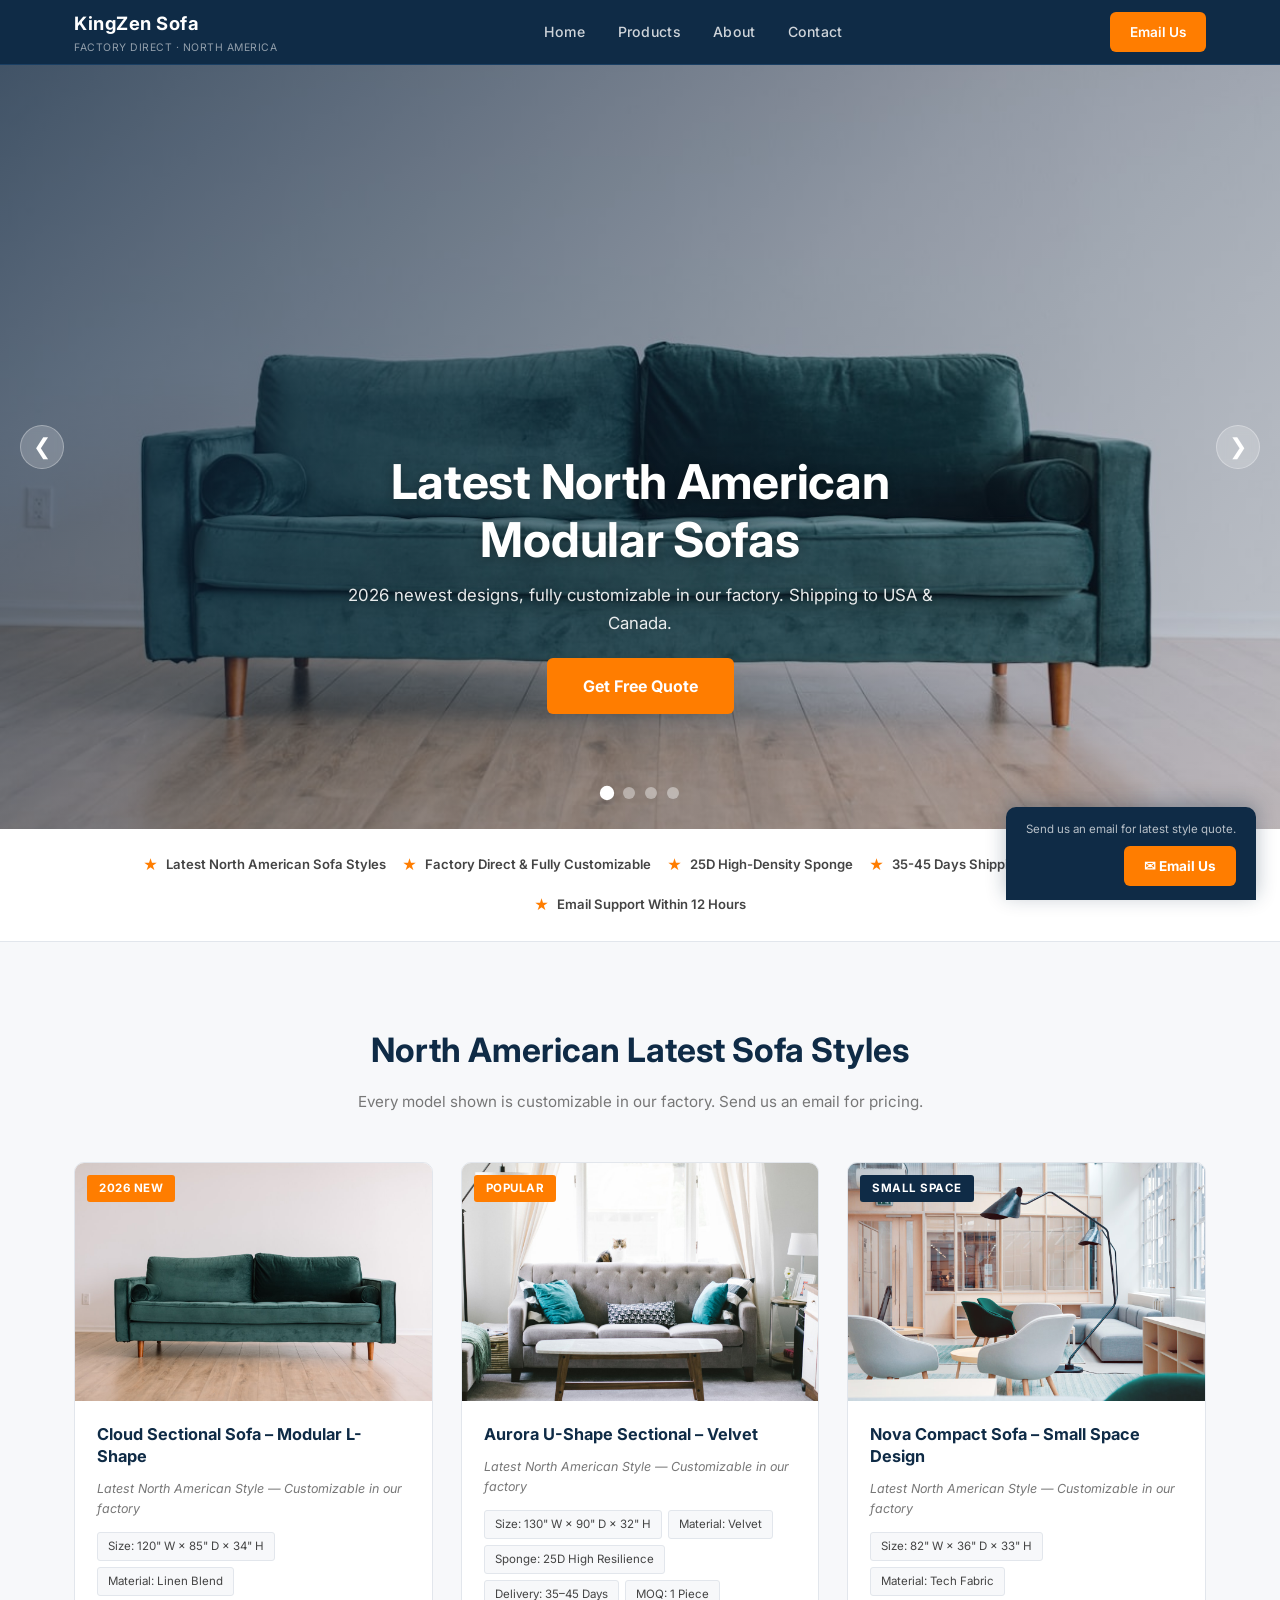
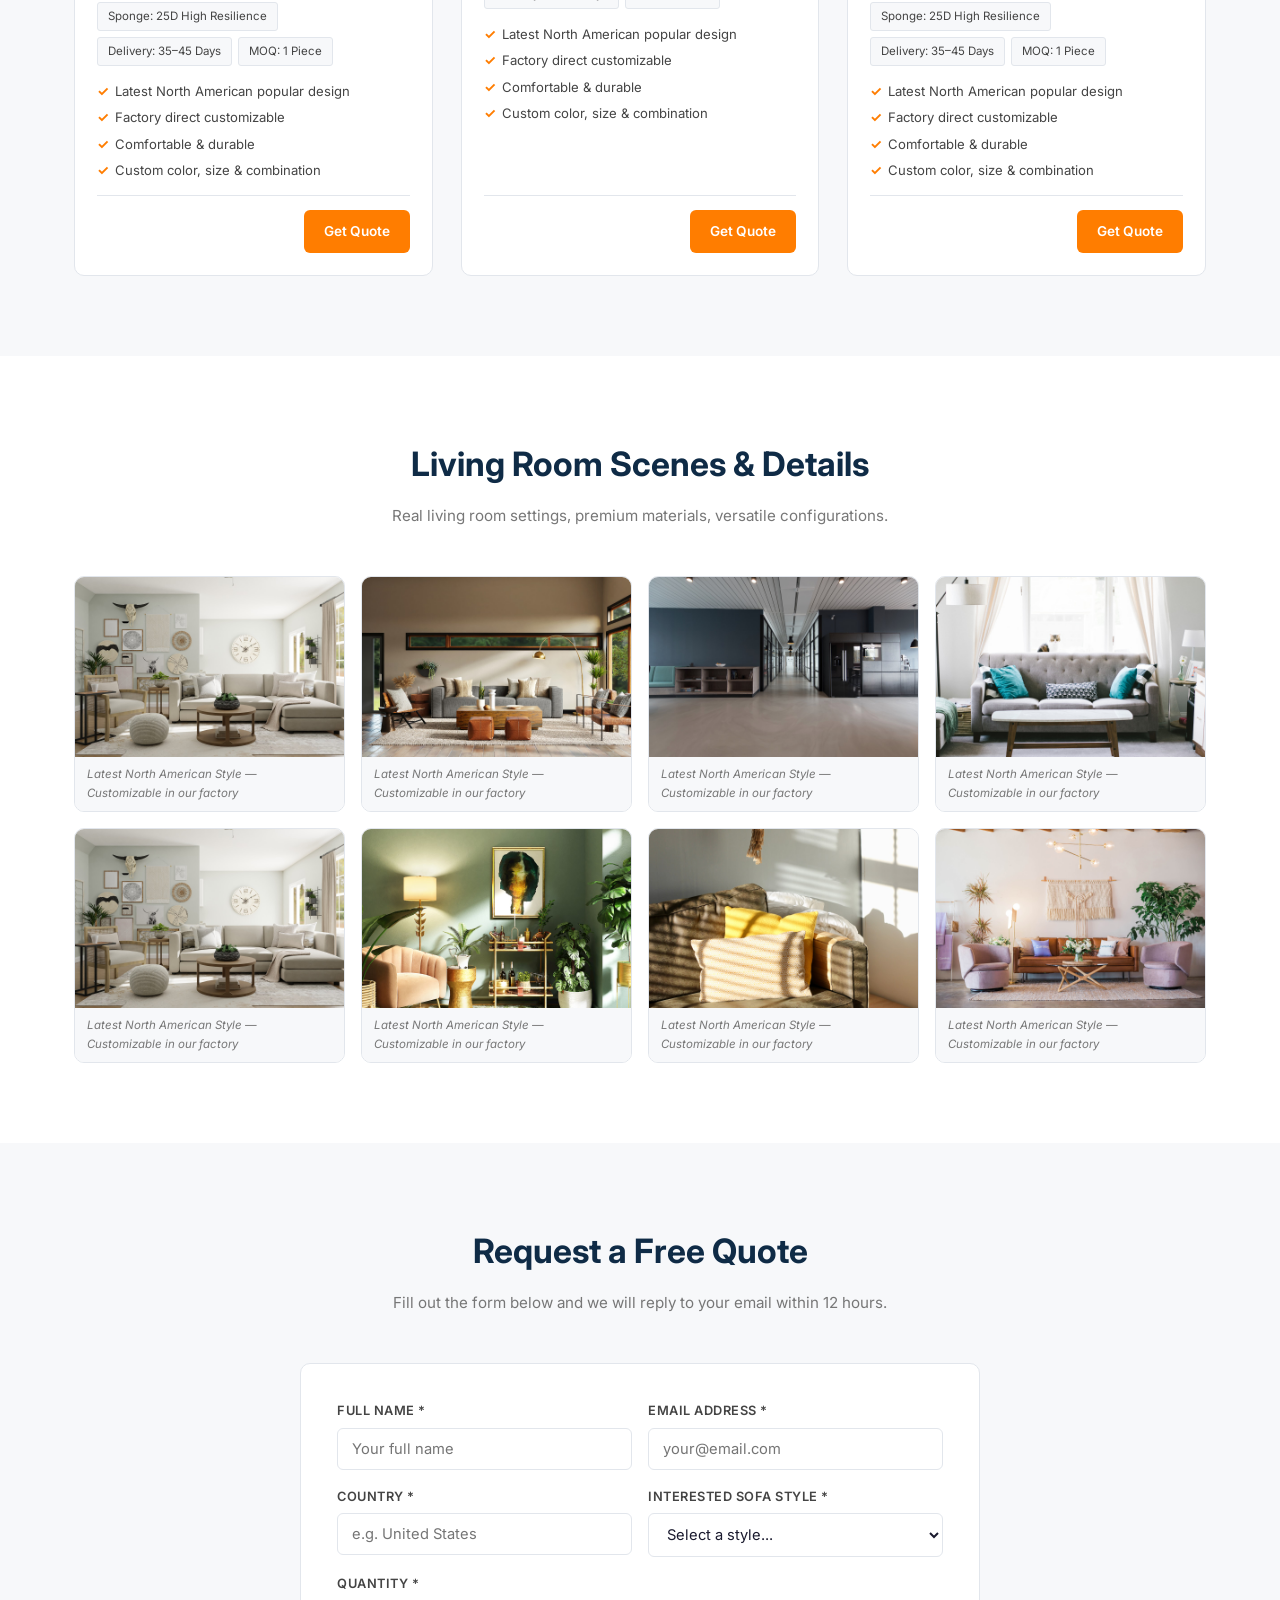
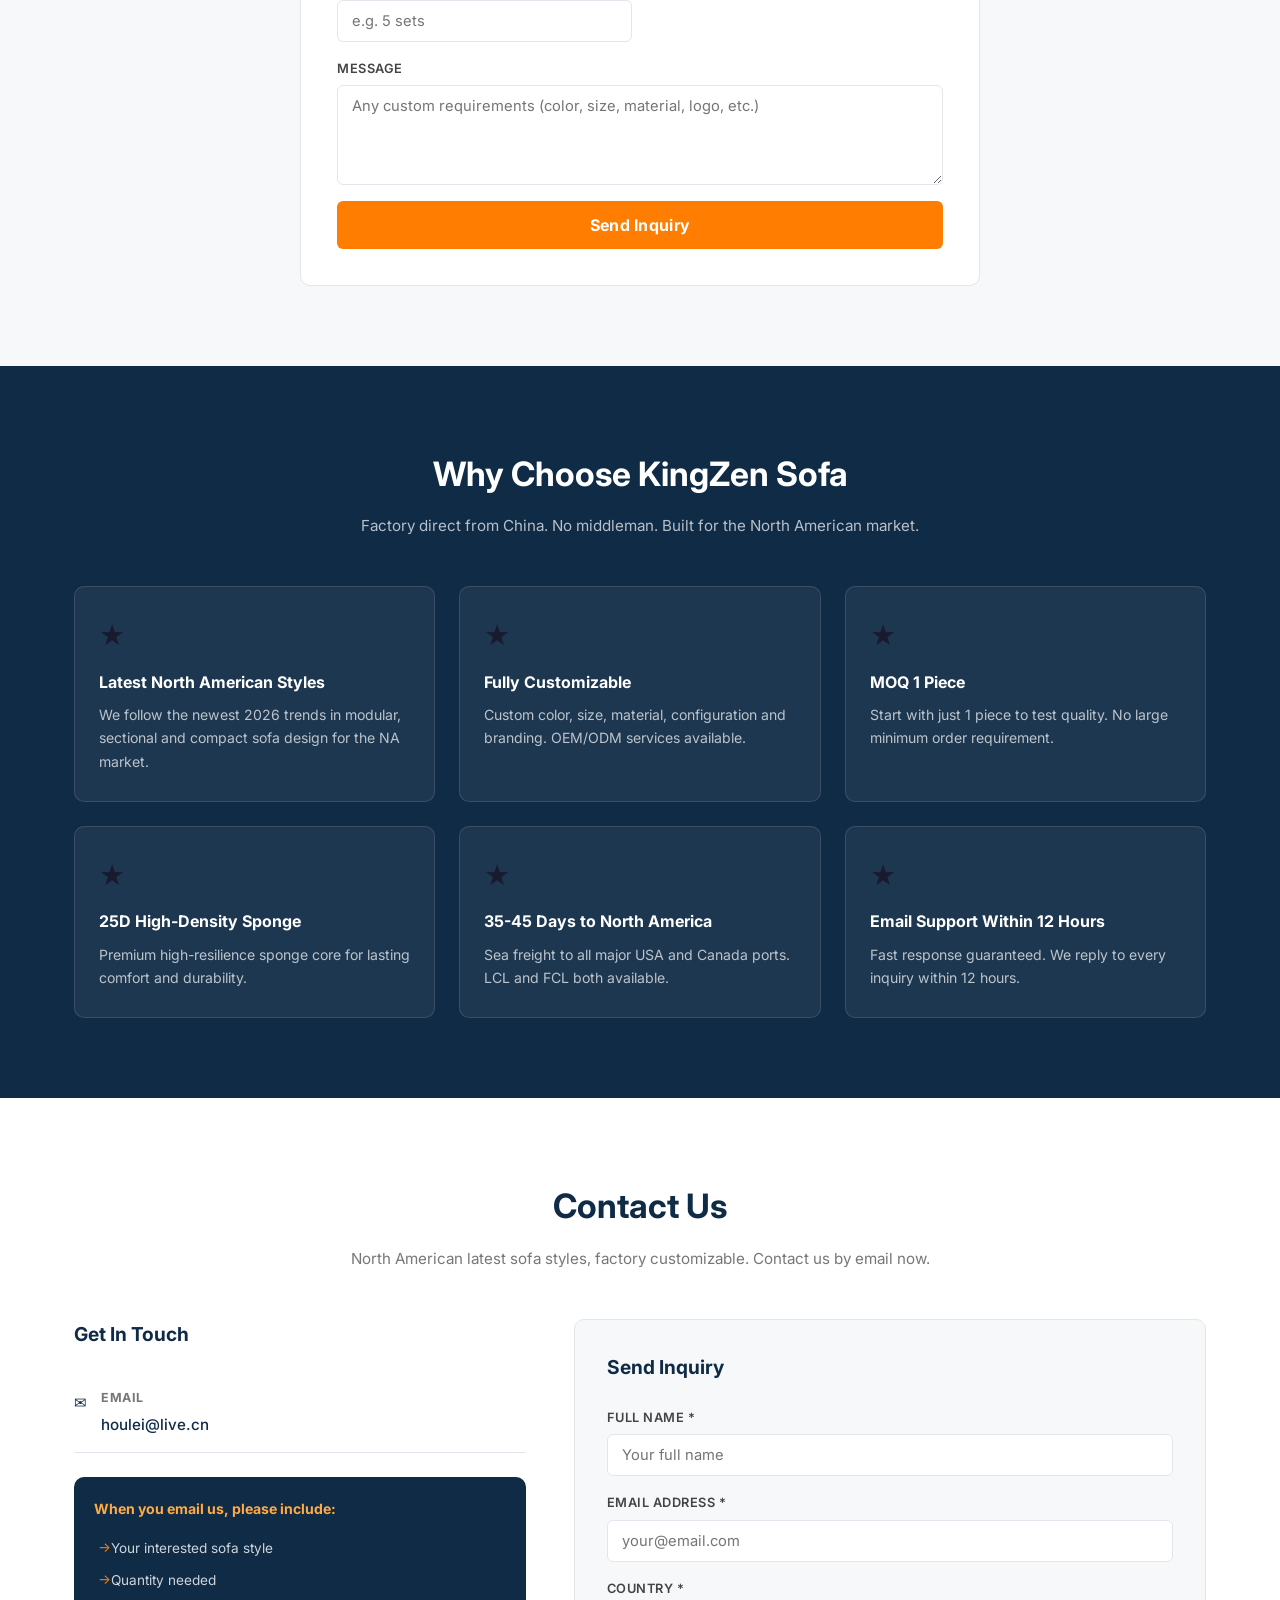
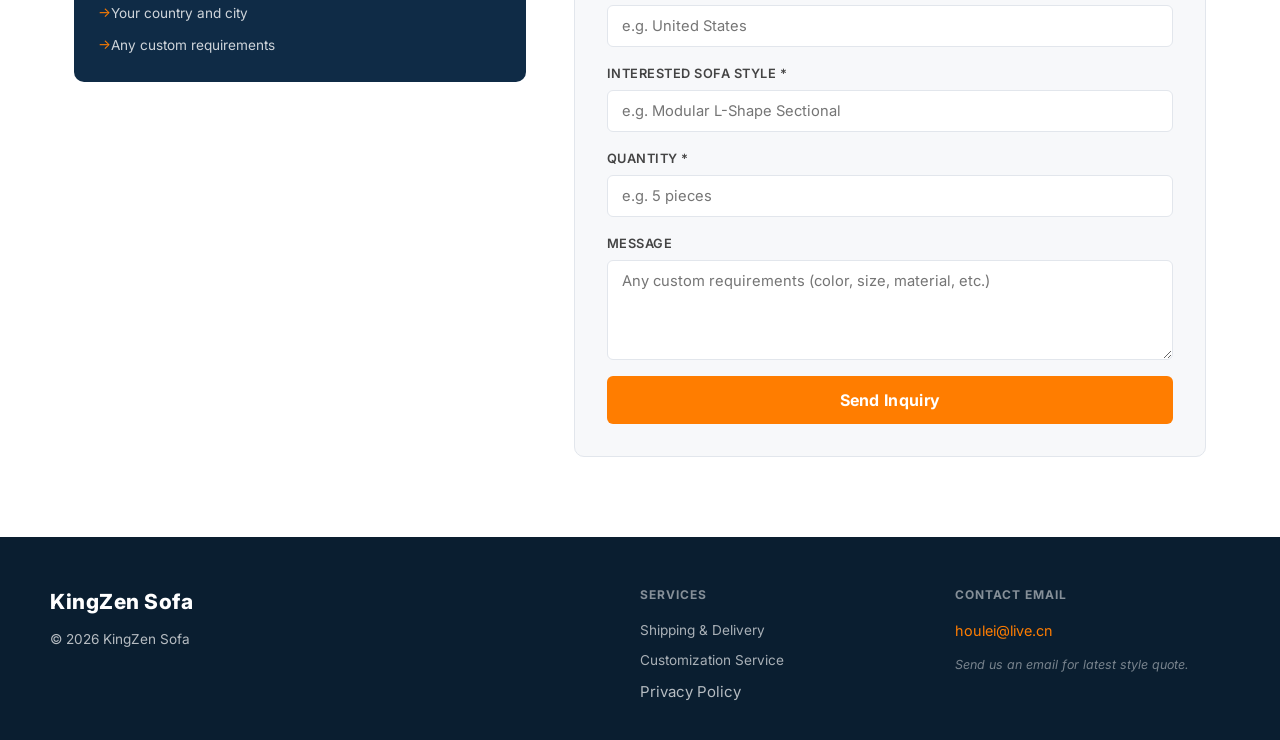
<file: index.html>
<!DOCTYPE html>
<html lang="en">
<head>
    <meta charset="UTF-8">
    <meta name="viewport" content="width=device-width, initial-scale=1.0">

    <!-- SEO Meta Tags -->
    <title>Latest North American Modular Sofa | Custom Factory Direct</title>
    <meta name="description" content="Newest 2026 North American sofa styles, fully customizable in Chinese factory. Email us for quote, 35-45 days delivery to US & Canada. MOQ 1 piece.">
    <meta name="keywords" content="North American sofa, latest modular sofa, popular sectional sofa, custom sofa factory, living room furniture, factory direct sofa">
    <meta name="author" content="KingZen Sofa">
    <meta name="robots" content="index, follow">
    <meta name="google-site-verification" content="7ifWrc3V4vDbKkOOHDWY9aqG1_EZkdmPYEJttV09YgQ" />

    <!-- Open Graph -->
    <meta property="og:type" content="website">
    <meta property="og:url" content="https://kingzen.pages.dev/">
    <meta property="og:title" content="Latest North American Modular Sofa | Custom Factory Direct">
    <meta property="og:description" content="Newest 2026 North American sofa styles, fully customizable. MOQ 1 PC, 35-45 days delivery to US & Canada.">
    <meta property="og:image" content="https://kingzen.pages.dev/images/hero-1-modular-sofa.jpg">

    <!-- Twitter -->
    <meta property="twitter:card" content="summary_large_image">
    <meta property="twitter:title" content="Latest North American Modular Sofa | Custom Factory Direct">
    <meta property="twitter:description" content="Newest 2026 North American sofa styles, fully customizable. MOQ 1 PC, 35-45 days delivery.">

    <link rel="canonical" href="https://kingzen.pages.dev/">
    <link rel="alternate" type="application/rss+xml" title="KingZen Sofa Updates" href="https://kingzen.pages.dev/feed.xml">
    <link rel="stylesheet" href="styles.css">
    <link href="https://fonts.googleapis.com/css2?family=Inter:wght@300;400;500;600;700&family=Barlow:wght@400;500;600;700&display=swap" rel="stylesheet">

    <!-- Google Analytics 4 -->
    <script async src="https://www.googletagmanager.com/gtag/js?id=G-QZKXE2SSTT"></script>
    <script>
      window.dataLayer = window.dataLayer || [];
      function gtag(){dataLayer.push(arguments);}
      gtag('js', new Date());
      gtag('config', 'G-QZKXE2SSTT');
    </script>

    <!-- Schema.org -->
    <script type="application/ld+json">
    {
      "@context": "https://schema.org",
      "@type": "Organization",
      "name": "KingZen Sofa",
      "description": "Chinese sofa factory offering latest North American sofa styles. Fully customizable, MOQ 1 piece, 35-45 days delivery to US & Canada.",
      "url": "https://kingzen.pages.dev/",
      "email": "houlei@live.cn",
      "address": {
        "@type": "PostalAddress",
        "addressLocality": "Hainan",
        "addressCountry": "CN"
      },
      "areaServed": [
        {"@type": "Country", "name": "United States"},
        {"@type": "Country", "name": "Canada"}
      ]
    }
    </script>
    <script type="application/ld+json">
    {
      "@context": "https://schema.org",
      "@type": "ItemList",
      "itemListElement": [
        {
          "@type": "ListItem", "position": 1,
          "item": {
            "@type": "Product", "name": "Cloud Sectional Sofa – Modular L-Shape", "image": "https://kingzen.pages.dev/images/hero-1-modular-sofa.jpg",
            "brand": {"@type": "Brand", "name": "KingZen Sofa"}, "material": "Linen Blend", "category": "Sectional Sofa",
            "offers": {"@type": "Offer", "priceCurrency": "USD", "availability": "https://schema.org/InStock"}
          }
        },
        {
          "@type": "ListItem", "position": 2,
          "item": {
            "@type": "Product", "name": "Aurora U-Shape Sectional – Velvet", "image": "https://kingzen.pages.dev/images/hero-2-sectional-sofa.jpg",
            "brand": {"@type": "Brand", "name": "KingZen Sofa"}, "material": "Velvet", "category": "Sectional Sofa",
            "offers": {"@type": "Offer", "priceCurrency": "USD", "availability": "https://schema.org/InStock"}
          }
        },
        {
          "@type": "ListItem", "position": 3,
          "item": {
            "@type": "Product", "name": "Nova Compact Sofa – Small Space Design", "image": "https://kingzen.pages.dev/images/hero-3-luxury-sofa.jpg",
            "brand": {"@type": "Brand", "name": "KingZen Sofa"}, "material": "Tech Fabric", "category": "Living Room Sofa",
            "offers": {"@type": "Offer", "priceCurrency": "USD", "availability": "https://schema.org/InStock"}
          }
        }
      ]
    }
    </script>
    <script type="application/ld+json">
    {
      "@context": "https://schema.org",
      "@type": "FAQPage",
      "mainEntity": [
        {
          "@type": "Question",
          "name": "What is the MOQ for KingZen Sofa?",
          "acceptedAnswer": {"@type": "Answer", "text": "MOQ starts at 1 piece. We accept both small trial orders and bulk orders."}
        },
        {
          "@type": "Question",
          "name": "How long does delivery to North America take?",
          "acceptedAnswer": {"@type": "Answer", "text": "Production takes 25-35 days, plus 10-15 days sea freight. Total delivery is 35-45 days to USA and Canada ports."}
        },
        {
          "@type": "Question",
          "name": "Can I customize the sofa color, size and material?",
          "acceptedAnswer": {"@type": "Answer", "text": "Yes. We offer full customization including color, size, fabric, configuration and branding. OEM/ODM available."}
        },
        {
          "@type": "Question",
          "name": "What materials do you use?",
          "acceptedAnswer": {"@type": "Answer", "text": "We use linen, velvet, tech fabric and leather options. All sofas feature 25D high-density high-resilience sponge for lasting comfort."}
        },
        {
          "@type": "Question",
          "name": "What is the payment term?",
          "acceptedAnswer": {"@type": "Answer", "text": "30% T/T deposit to start production, 70% balance before shipment."}
        }
      ]
    }
    </script>
</head>
<body>

    <!-- Header -->
    <header class="header" id="home">
        <div class="container header-inner">
            <div class="logo">
                <span class="logo-main">KingZen Sofa</span>
                <span class="logo-sub">Factory Direct · North America</span>
            </div>
            <nav class="nav">
                <a href="#home">Home</a>
                <a href="#products">Products</a>
                <a href="#about">About</a>
                <a href="#contact">Contact</a>
            </nav>
            <div class="header-ctas">
                <a href="mailto:houlei@live.cn?subject=Sofa%20Inquiry" class="btn-email-header">Email Us</a>
            </div>
            <button class="mobile-menu-btn" onclick="toggleMobileMenu()">&#9776;</button>
        </div>
        <div class="mobile-nav" id="mobileNav">
            <a href="#home" onclick="closeMobileMenu()">Home</a>
            <a href="#products" onclick="closeMobileMenu()">Products</a>
            <a href="#about" onclick="closeMobileMenu()">About</a>
            <a href="#contact" onclick="closeMobileMenu()">Contact</a>
            <a href="mailto:houlei@live.cn?subject=Sofa%20Inquiry" onclick="closeMobileMenu()">Email Us</a>
        </div>
    </header>

    <!-- Hero Carousel -->
    <section class="hero-carousel" id="heroCarousel">
        <div class="carousel-track">
            <div class="carousel-slide active" style="background-image:url('images/hero-1-modular-sofa.jpg')">
                <div class="hero-overlay"></div>
                <div class="hero-content">
                    <h1>Latest North American<br>Modular Sofas</h1>
                    <p>2026 newest designs, fully customizable in our factory. Shipping to USA & Canada.</p>
                    <a href="#contact" class="btn-hero">Get Free Quote</a>
                </div>
            </div>
            <div class="carousel-slide" style="background-image:url('images/hero-2-sectional-sofa.jpg')">
                <div class="hero-overlay"></div>
                <div class="hero-content">
                    <h1>Sectional Sofas<br>for Every Space</h1>
                    <p>L-shape, U-shape, modular combinations. Factory direct, MOQ 1 piece.</p>
                    <a href="#contact" class="btn-hero">Request Catalog</a>
                </div>
            </div>
            <div class="carousel-slide" style="background-image:url('images/hero-3-luxury-sofa.jpg')">
                <div class="hero-overlay"></div>
                <div class="hero-content">
                    <h1>Luxury Fabric Sofas<br>Premium Comfort</h1>
                    <p>25D high-density sponge, breathable linen & velvet. Built to last.</p>
                    <a href="#contact" class="btn-hero">Email for Pricing</a>
                </div>
            </div>
            <div class="carousel-slide" style="background-image:url('images/hero-4-minimal-sofa.jpg')">
                <div class="hero-overlay"></div>
                <div class="hero-content">
                    <h1>Minimalist Design<br>Maximum Comfort</h1>
                    <p>Clean lines, premium materials. Custom size & color available.</p>
                    <a href="#contact" class="btn-hero">Start Custom Order</a>
                </div>
            </div>
        </div>
        <div class="carousel-dots">
            <span class="dot active" onclick="goToSlide(0)"></span>
            <span class="dot" onclick="goToSlide(1)"></span>
            <span class="dot" onclick="goToSlide(2)"></span>
            <span class="dot" onclick="goToSlide(3)"></span>
        </div>
        <div class="carousel-arrows">
            <span class="arrow arrow-left" onclick="prevSlide()">&#10094;</span>
            <span class="arrow arrow-right" onclick="nextSlide()">&#10095;</span>
        </div>
    </section>

    <!-- Key Features Bar -->
    <section class="features-bar">
        <div class="container features-grid">
            <div class="feature-item">
                <span class="feature-icon">&#9733;</span>
                <span class="feature-text">Latest North American Sofa Styles</span>
            </div>
            <div class="feature-item">
                <span class="feature-icon">&#9733;</span>
                <span class="feature-text">Factory Direct & Fully Customizable</span>
            </div>
            <div class="feature-item">
                <span class="feature-icon">&#9733;</span>
                <span class="feature-text">25D High-Density Sponge</span>
            </div>
            <div class="feature-item">
                <span class="feature-icon">&#9733;</span>
                <span class="feature-text">35-45 Days Shipping to USA & Canada</span>
            </div>
            <div class="feature-item">
                <span class="feature-icon">&#9733;</span>
                <span class="feature-text">Email Support Within 12 Hours</span>
            </div>
        </div>
    </section>

    <!-- Products Section -->
    <section id="products" class="products">
        <div class="container">
            <div class="section-header">
                <h2>North American Latest Sofa Styles</h2>
                <p>Every model shown is customizable in our factory. Send us an email for pricing.</p>
            </div>
            <div class="products-grid">

                <!-- Product 1: Cloud Sectional -->
                <div class="product-card">
                    <div class="product-image">
                        <img loading="lazy" width="600" height="400" src="images/hero-1-modular-sofa.jpg" alt="Cloud modular L-shape sectional sofa in modern living room">
                        <span class="tag-hot">2026 New</span>
                    </div>
                    <div class="product-info">
                        <h3><a href="cloud-sectional-sofa.html" style="color:inherit;text-decoration:none;">Cloud Sectional Sofa – Modular L-Shape</a></h3>
                        <p class="product-caption">Latest North American Style — Customizable in our factory</p>
                        <div class="product-specs">
                            <span>Size: 120" W &times; 85" D &times; 34" H</span>
                            <span>Material: Linen Blend</span>
                            <span>Sponge: 25D High Resilience</span>
                            <span>Delivery: 35–45 Days</span>
                            <span>MOQ: 1 Piece</span>
                        </div>
                        <ul class="product-selling-points">
                            <li>Latest North American popular design</li>
                            <li>Factory direct customizable</li>
                            <li>Comfortable & durable</li>
                            <li>Custom color, size & combination</li>
                        </ul>
                        <div class="product-price-row">
                            <a href="#contact" class="btn-quote-sm">Get Quote</a>
                        </div>
                    </div>
                </div>

                <!-- Product 2: Aurora U-Shape -->
                <div class="product-card">
                    <div class="product-image">
                        <img loading="lazy" width="600" height="400" src="images/hero-2-sectional-sofa.jpg" alt="Aurora U-shape sectional sofa with velvet upholstery">
                        <span class="tag-hot">Popular</span>
                    </div>
                    <div class="product-info">
                        <h3><a href="aurora-u-shape-sectional.html" style="color:inherit;text-decoration:none;">Aurora U-Shape Sectional – Velvet</a></h3>
                        <p class="product-caption">Latest North American Style — Customizable in our factory</p>
                        <div class="product-specs">
                            <span>Size: 130" W &times; 90" D &times; 32" H</span>
                            <span>Material: Velvet</span>
                            <span>Sponge: 25D High Resilience</span>
                            <span>Delivery: 35–45 Days</span>
                            <span>MOQ: 1 Piece</span>
                        </div>
                        <ul class="product-selling-points">
                            <li>Latest North American popular design</li>
                            <li>Factory direct customizable</li>
                            <li>Comfortable & durable</li>
                            <li>Custom color, size & combination</li>
                        </ul>
                        <div class="product-price-row">
                            <a href="#contact" class="btn-quote-sm">Get Quote</a>
                        </div>
                    </div>
                </div>

                <!-- Product 3: Nova Compact -->
                <div class="product-card">
                    <div class="product-image">
                        <img loading="lazy" width="600" height="400" src="images/hero-3-luxury-sofa.jpg" alt="Nova compact small space sofa with tech fabric">
                        <span class="tag-wholesale">Small Space</span>
                    </div>
                    <div class="product-info">
                        <h3><a href="nova-compact-sofa.html" style="color:inherit;text-decoration:none;">Nova Compact Sofa – Small Space Design</a></h3>
                        <p class="product-caption">Latest North American Style — Customizable in our factory</p>
                        <div class="product-specs">
                            <span>Size: 82" W &times; 36" D &times; 33" H</span>
                            <span>Material: Tech Fabric</span>
                            <span>Sponge: 25D High Resilience</span>
                            <span>Delivery: 35–45 Days</span>
                            <span>MOQ: 1 Piece</span>
                        </div>
                        <ul class="product-selling-points">
                            <li>Latest North American popular design</li>
                            <li>Factory direct customizable</li>
                            <li>Comfortable & durable</li>
                            <li>Custom color, size & combination</li>
                        </ul>
                        <div class="product-price-row">
                            <a href="#contact" class="btn-quote-sm">Get Quote</a>
                        </div>
                    </div>
                </div>

            </div>
        </div>
    </section>

    <!-- Gallery: Detail + Scene + Combo Images -->
    <section class="gallery-section">
        <div class="container">
            <div class="section-header">
                <h2>Living Room Scenes & Details</h2>
                <p>Real living room settings, premium materials, versatile configurations.</p>
            </div>
            <div class="gallery-grid">
                <div class="gallery-item">
                    <img loading="lazy" width="600" height="400" src="images/detail-2-sofa-cushion.jpg" alt="Premium sofa cushion detail showing high-density foam construction">
                    <span>Latest North American Style — Customizable in our factory</span>
                </div>
                <div class="gallery-item">
                    <img loading="lazy" width="600" height="400" src="images/detail-3-modular-config.jpg" alt="Modular sofa configuration showing versatile sectional arrangement">
                    <span>Latest North American Style — Customizable in our factory</span>
                </div>
                <div class="gallery-item">
                    <img loading="lazy" width="600" height="400" src="images/detail-4-sectional-structure.jpg" alt="Sectional sofa frame structure detail">
                    <span>Latest North American Style — Customizable in our factory</span>
                </div>
                <div class="gallery-item">
                    <img loading="lazy" width="600" height="400" src="images/detail-1-fabric-texture.jpg" alt="L-shaped sectional sofa in modern living room">
                    <span>Latest North American Style — Customizable in our factory</span>
                </div>
                <div class="gallery-item">
                    <img loading="lazy" width="600" height="400" src="images/scene-1-living-room.jpg" alt="Modern living room with contemporary sofa in natural light">
                    <span>Latest North American Style — Customizable in our factory</span>
                </div>
                <div class="gallery-item">
                    <img loading="lazy" width="600" height="400" src="images/scene-2-modern-home.jpg" alt="Contemporary home interior with stylish sofa arrangement">
                    <span>Latest North American Style — Customizable in our factory</span>
                </div>
                <div class="gallery-item">
                    <img loading="lazy" width="600" height="400" src="images/combo-1-l-shape.jpg" alt="Versatile L-shape sofa combination for open living spaces">
                    <span>Latest North American Style — Customizable in our factory</span>
                </div>
                <div class="gallery-item">
                    <img loading="lazy" width="600" height="400" src="images/combo-2-u-shape.jpg" alt="U-shape sectional sofa combination for large living rooms">
                    <span>Latest North American Style — Customizable in our factory</span>
                </div>
            </div>
        </div>
    </section>

    <!-- Inquiry Form (inline) -->
    <section class="inline-form-section">
        <div class="container">
            <div class="section-header">
                <h2>Request a Free Quote</h2>
                <p>Fill out the form below and we will reply to your email within 12 hours.</p>
            </div>
            <form id="inquiryForm" class="inquiry-form">
                <div class="form-row">
                    <div class="form-group">
                        <label>Full Name *</label>
                        <input type="text" name="fullName" placeholder="Your full name" required>
                    </div>
                    <div class="form-group">
                        <label>Email Address *</label>
                        <input type="email" name="emailAddress" placeholder="your@email.com" required>
                    </div>
                </div>
                <div class="form-row">
                    <div class="form-group">
                        <label>Country *</label>
                        <input type="text" name="country" placeholder="e.g. United States" required>
                    </div>
                    <div class="form-group">
                        <label>Interested Sofa Style *</label>
                        <select name="sofaStyle" required>
                            <option value="">Select a style...</option>
                            <option>Cloud Sectional Sofa – Modular L-Shape</option>
                            <option>Aurora U-Shape Sectional – Velvet</option>
                            <option>Nova Compact Sofa – Small Space Design</option>
                            <option>Custom Design (describe in message)</option>
                        </select>
                    </div>
                </div>
                <div class="form-row">
                    <div class="form-group">
                        <label>Quantity *</label>
                        <input type="text" name="quantity" placeholder="e.g. 5 sets" required>
                    </div>
                </div>
                <div class="form-group">
                    <label>Message</label>
                    <textarea name="message" rows="4" placeholder="Any custom requirements (color, size, material, logo, etc.)"></textarea>
                </div>
                <button type="submit" class="btn-submit">Send Inquiry</button>
            </form>
        </div>
    </section>

    <!-- About / Why Us -->
    <section id="about" class="why-us">
        <div class="container">
            <div class="section-header light">
                <h2>Why Choose KingZen Sofa</h2>
                <p>Factory direct from China. No middleman. Built for the North American market.</p>
            </div>
            <div class="why-grid">
                <div class="why-card">
                    <div class="why-icon">&#9733;</div>
                    <h3>Latest North American Styles</h3>
                    <p>We follow the newest 2026 trends in modular, sectional and compact sofa design for the NA market.</p>
                </div>
                <div class="why-card">
                    <div class="why-icon">&#9733;</div>
                    <h3>Fully Customizable</h3>
                    <p>Custom color, size, material, configuration and branding. OEM/ODM services available.</p>
                </div>
                <div class="why-card">
                    <div class="why-icon">&#9733;</div>
                    <h3>MOQ 1 Piece</h3>
                    <p>Start with just 1 piece to test quality. No large minimum order requirement.</p>
                </div>
                <div class="why-card">
                    <div class="why-icon">&#9733;</div>
                    <h3>25D High-Density Sponge</h3>
                    <p>Premium high-resilience sponge core for lasting comfort and durability.</p>
                </div>
                <div class="why-card">
                    <div class="why-icon">&#9733;</div>
                    <h3>35-45 Days to North America</h3>
                    <p>Sea freight to all major USA and Canada ports. LCL and FCL both available.</p>
                </div>
                <div class="why-card">
                    <div class="why-icon">&#9733;</div>
                    <h3>Email Support Within 12 Hours</h3>
                    <p>Fast response guaranteed. We reply to every inquiry within 12 hours.</p>
                </div>
            </div>
        </div>
    </section>

    <!-- Contact -->
    <section id="contact" class="contact">
        <div class="container">
            <div class="section-header">
                <h2>Contact Us</h2>
                <p>North American latest sofa styles, factory customizable. Contact us by email now.</p>
            </div>
            <div class="contact-inner">
                <div class="contact-info">
                    <h3>Get In Touch</h3>
                    <div class="contact-item">
                        <span class="contact-icon">&#9993;</span>
                        <div>
                            <strong>Email</strong>
                            <a href="mailto:houlei@live.cn?subject=Sofa%20Inquiry">houlei@live.cn</a>
                        </div>
                    </div>
                    <div class="quote-box">
                        <h4>When you email us, please include:</h4>
                        <ul>
                            <li>Your interested sofa style</li>
                            <li>Quantity needed</li>
                            <li>Your country and city</li>
                            <li>Any custom requirements</li>
                        </ul>
                    </div>
                </div>
                <div class="contact-form-wrap">
                    <h3>Send Inquiry</h3>
                    <form id="contactForm" class="contact-form">
                        <div class="form-group">
                            <label>Full Name *</label>
                            <input type="text" name="name" placeholder="Your full name" required>
                        </div>
                        <div class="form-group">
                            <label>Email Address *</label>
                            <input type="email" name="email" placeholder="your@email.com" required>
                        </div>
                        <div class="form-group">
                            <label>Country *</label>
                            <input type="text" name="country" placeholder="e.g. United States" required>
                        </div>
                        <div class="form-group">
                            <label>Interested Sofa Style *</label>
                            <input type="text" name="style" placeholder="e.g. Modular L-Shape Sectional" required>
                        </div>
                        <div class="form-group">
                            <label>Quantity *</label>
                            <input type="text" name="quantity" placeholder="e.g. 5 pieces" required>
                        </div>
                        <div class="form-group">
                            <label>Message</label>
                            <textarea name="message" rows="4" placeholder="Any custom requirements (color, size, material, etc.)"></textarea>
                        </div>
                        <button type="submit" class="btn-submit">Send Inquiry</button>
                    </form>
                </div>
            </div>
        </div>
    </section>

    <!-- Footer -->
    <footer class="footer">
        <div class="container footer-inner">
            <div class="footer-brand">
                <div class="footer-logo">KingZen Sofa</div>
                <p>&copy; 2026 KingZen Sofa</p>
            </div>
            <div class="footer-links">
                <h4>Services</h4>
                <span>Shipping & Delivery</span>
                <span>Customization Service</span>
                <a href="privacy-policy.html" style="color:inherit;text-decoration:none;">Privacy Policy</a>
            </div>
            <div class="footer-contact">
                <h4>Contact Email</h4>
                <a href="mailto:houlei@live.cn?subject=Sofa%20Inquiry">houlei@live.cn</a>
                <p class="footer-caption">Send us an email for latest style quote.</p>
            </div>
        </div>
    </footer>

    <!-- Floating Email Widget -->
    <div class="float-widget" id="floatWidget">
        <span class="float-widget-label">Send us an email for latest style quote.</span>
        <a href="mailto:houlei@live.cn?subject=Sofa%20Inquiry" class="float-widget-btn">&#9993; Email Us</a>
    </div>

    <!-- Admin Modal -->
    <div id="adminModal" class="modal">
        <div class="modal-content modal-admin">
            <span class="close" onclick="closeAdminModal()">&times;</span>
            <h2>Admin Login</h2>
            <form id="adminForm">
                <div class="form-group">
                    <input type="text" id="adminUser" placeholder="Username" required>
                </div>
                <div class="form-group">
                    <input type="password" id="adminPass" placeholder="Password" required>
                </div>
                <button type="submit" class="btn-submit">Login</button>
            </form>
        </div>
    </div>

    <!-- Admin Panel -->
    <div id="adminPanel" style="display:none;" class="admin-panel">
        <div class="admin-header">
            <h3>KingZen Admin Panel</h3>
            <div>
                <span>Inquiries: <strong id="orderCount">0</strong></span>
                <button onclick="logoutAdmin()" class="btn-logout">Logout</button>
            </div>
        </div>
        <div id="ordersList"></div>
    </div>

    <script src="script.js"></script>
</body>
</html>
</file>
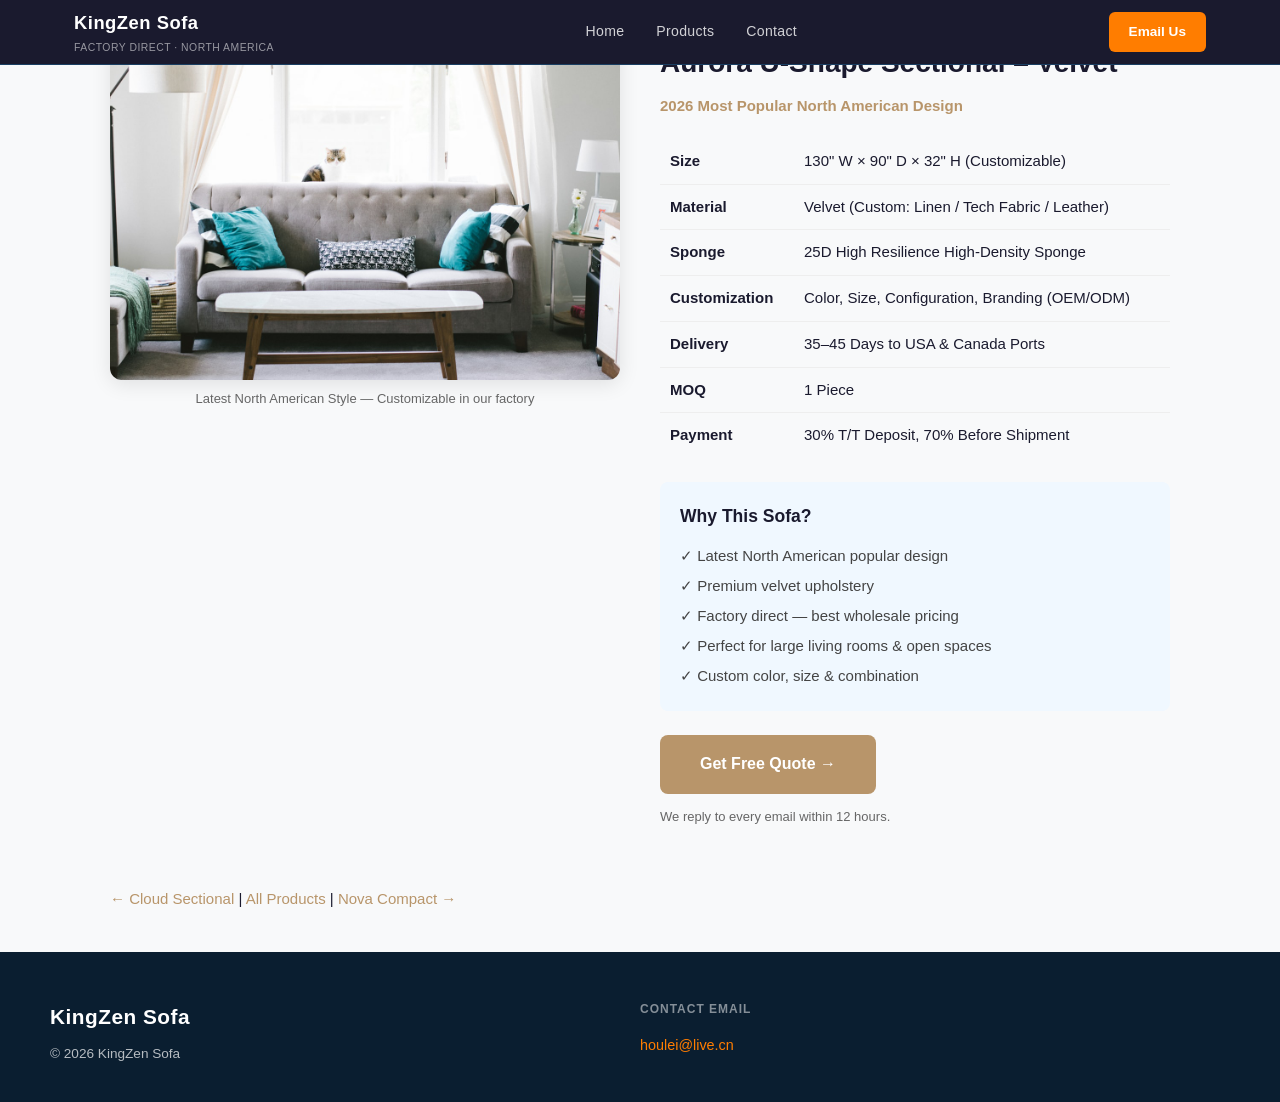
<file: aurora-u-shape-sectional.html>
<!DOCTYPE html>
<html lang="en">
<head>
    <meta charset="UTF-8">
    <meta name="viewport" content="width=device-width, initial-scale=1.0">
    <title>Aurora U-Shape Sectional Sofa Velvet | Wholesale Factory Direct | KingZen Sofa</title>
    <meta name="description" content="Aurora U-shape sectional sofa in premium velvet. Latest 2026 North American design. Factory direct customizable. MOQ 1 piece. 35-45 days to USA & Canada.">
    <meta name="keywords" content="U-shape sectional sofa, velvet sectional, wholesale U-shape sofa, custom velvet sofa, factory direct sectional">
    <link rel="canonical" href="https://kingzen.pages.dev/aurora-u-shape-sectional.html">
    <link rel="stylesheet" href="styles.css">
    <script type="application/ld+json">
    {
      "@context": "https://schema.org",
      "@type": "Product",
      "name": "Aurora U-Shape Sectional Sofa - Velvet",
      "description": "Latest 2026 North American U-shape sectional sofa in premium velvet. Factory direct. MOQ 1 piece.",
      "image": "https://kingzen.pages.dev/images/hero-2-sectional-sofa.jpg",
      "brand": {"@type": "Brand", "name": "KingZen Sofa"},
      "material": "Velvet",
      "offers": {
        "@type": "Offer",
        "priceCurrency": "USD",
        "availability": "https://schema.org/InStock"
      },
      "manufacturer": {"@type": "Organization", "name": "KingZen Sofa"}
    }
    </script>
</head>
<body style="background:#f8f9fa;">
    <header class="header" style="background:#1a1a2e;">
        <div class="container header-inner">
            <div class="logo">
                <span class="logo-main">KingZen Sofa</span>
                <span class="logo-sub">Factory Direct · North America</span>
            </div>
            <nav class="nav">
                <a href="index.html">Home</a>
                <a href="index.html#products">Products</a>
                <a href="index.html#contact">Contact</a>
            </nav>
            <div class="header-ctas">
                <a href="mailto:houlei@live.cn?subject=Aurora%20U-Shape%20Sofa%20Inquiry" class="btn-email-header">Email Us</a>
            </div>
        </div>
    </header>
    <main style="max-width:1100px;margin:40px auto;padding:0 20px;">
        <div style="display:grid;grid-template-columns:1fr 1fr;gap:40px;align-items:start;">
            <div>
                <img src="images/hero-2-sectional-sofa.jpg" alt="Aurora U-shape sectional sofa with velvet upholstery in modern living room" style="width:100%;border-radius:12px;box-shadow:0 4px 20px rgba(0,0,0,0.1);">
                <p style="text-align:center;color:#666;font-size:13px;margin-top:8px;">Latest North American Style — Customizable in our factory</p>
            </div>
            <div>
                <h1 style="font-size:28px;color:#1a1a2e;margin-bottom:8px;">Aurora U-Shape Sectional – Velvet</h1>
                <p style="color:#b8956a;font-weight:600;margin-bottom:20px;">2026 Most Popular North American Design</p>
                <table style="width:100%;border-collapse:collapse;margin-bottom:24px;">
                    <tr><td style="padding:10px;border-bottom:1px solid #eee;font-weight:600;">Size</td><td style="padding:10px;border-bottom:1px solid #eee;">130" W × 90" D × 32" H (Customizable)</td></tr>
                    <tr><td style="padding:10px;border-bottom:1px solid #eee;font-weight:600;">Material</td><td style="padding:10px;border-bottom:1px solid #eee;">Velvet (Custom: Linen / Tech Fabric / Leather)</td></tr>
                    <tr><td style="padding:10px;border-bottom:1px solid #eee;font-weight:600;">Sponge</td><td style="padding:10px;border-bottom:1px solid #eee;">25D High Resilience High-Density Sponge</td></tr>
                    <tr><td style="padding:10px;border-bottom:1px solid #eee;font-weight:600;">Customization</td><td style="padding:10px;border-bottom:1px solid #eee;">Color, Size, Configuration, Branding (OEM/ODM)</td></tr>
                    <tr><td style="padding:10px;border-bottom:1px solid #eee;font-weight:600;">Delivery</td><td style="padding:10px;border-bottom:1px solid #eee;">35–45 Days to USA & Canada Ports</td></tr>
                    <tr><td style="padding:10px;border-bottom:1px solid #eee;font-weight:600;">MOQ</td><td style="padding:10px;border-bottom:1px solid #eee;">1 Piece</td></tr>
                    <tr><td style="padding:10px;font-weight:600;">Payment</td><td style="padding:10px;">30% T/T Deposit, 70% Before Shipment</td></tr>
                </table>
                <div style="background:#f0f8ff;padding:20px;border-radius:8px;margin-bottom:24px;">
                    <h3 style="color:#1a1a2e;margin-bottom:10px;">Why This Sofa?</h3>
                    <ul style="color:#444;line-height:2;">
                        <li>✓ Latest North American popular design</li>
                        <li>✓ Premium velvet upholstery</li>
                        <li>✓ Factory direct — best wholesale pricing</li>
                        <li>✓ Perfect for large living rooms & open spaces</li>
                        <li>✓ Custom color, size & combination</li>
                    </ul>
                </div>
                <a href="mailto:houlei@live.cn?subject=Aurora%20U-Shape%20Sofa%20Inquiry&body=Hi%2C%20I%20am%20interested%20in%20the%20Aurora%20U-Shape%20Sectional.%20Please%20send%20me%20pricing." 
                   style="display:inline-block;padding:16px 40px;background:#b8956a;color:#fff;text-decoration:none;border-radius:8px;font-size:16px;font-weight:600;">
                    Get Free Quote →
                </a>
                <p style="color:#666;font-size:13px;margin-top:12px;">We reply to every email within 12 hours.</p>
            </div>
        </div>
        <div style="margin-top:60px;">
            <a href="cloud-sectional-sofa.html" style="color:#b8956a;">← Cloud Sectional</a> | 
            <a href="index.html#products" style="color:#b8956a;">All Products</a> | 
            <a href="nova-compact-sofa.html" style="color:#b8956a;">Nova Compact →</a>
        </div>
    </main>
    <footer class="footer">
        <div class="container footer-inner">
            <div class="footer-brand">
                <div class="footer-logo">KingZen Sofa</div>
                <p>&copy; 2026 KingZen Sofa</p>
            </div>
            <div class="footer-contact">
                <h4>Contact Email</h4>
                <a href="mailto:houlei@live.cn?subject=Sofa%20Inquiry">houlei@live.cn</a>
            </div>
        </div>
    </footer>
</body>
</html>
</file>
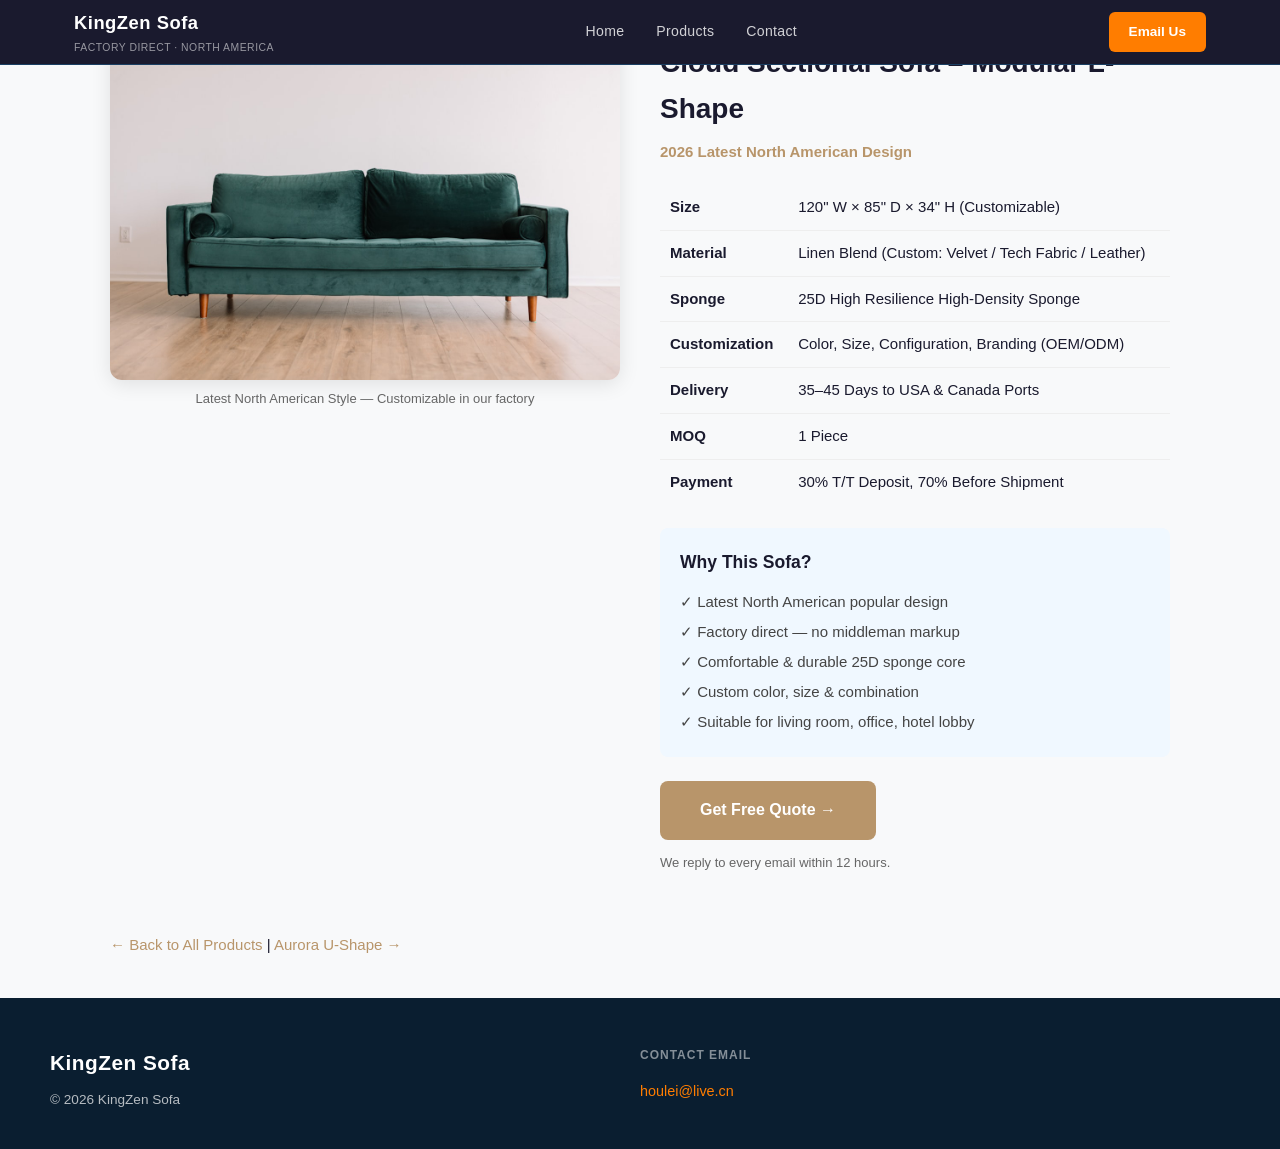
<file: cloud-sectional-sofa.html>
<!DOCTYPE html>
<html lang="en">
<head>
    <meta charset="UTF-8">
    <meta name="viewport" content="width=device-width, initial-scale=1.0">
    <title>Cloud Modular L-Shape Sectional Sofa | Factory Direct Custom | KingZen Sofa</title>
    <meta name="description" content="Cloud modular L-shape sectional sofa. Latest 2026 North American design. Custom color, size & material. MOQ 1 piece. 35-45 days delivery to USA & Canada.">
    <meta name="keywords" content="cloud modular sofa, L-shape sectional, custom sectional sofa, wholesale modular sofa, factory direct sectional">
    <link rel="canonical" href="https://kingzen.pages.dev/cloud-sectional-sofa.html">
    <link rel="stylesheet" href="styles.css">
    <script type="application/ld+json">
    {
      "@context": "https://schema.org",
      "@type": "Product",
      "name": "Cloud Sectional Sofa - Modular L-Shape",
      "description": "Latest 2026 North American modular L-shape sectional sofa. Factory direct customizable. MOQ 1 piece.",
      "image": "https://kingzen.pages.dev/images/hero-1-modular-sofa.jpg",
      "brand": {"@type": "Brand", "name": "KingZen Sofa"},
      "material": "Linen Blend",
      "category": "Sectional Sofa",
      "offers": {
        "@type": "Offer",
        "priceCurrency": "USD",
        "availability": "https://schema.org/InStock",
        "shippingDetails": {"@type": "OfferShippingDetails", "deliveryTime": {"@type": "ShippingDeliveryTime", "handlingTime": {"@type": "QuantitativeValue", "minValue": 25, "maxValue": 35, "unitCode": "DAY"}, "transitTime": {"@type": "QuantitativeValue", "minValue": 10, "maxValue": 15, "unitCode": "DAY"}}}
      },
      "manufacturer": {"@type": "Organization", "name": "KingZen Sofa", "address": {"@type": "PostalAddress", "addressLocality": "Hainan", "addressCountry": "CN"}}
    }
    </script>
</head>
<body style="background:#f8f9fa;">
    <header class="header" style="background:#1a1a2e;">
        <div class="container header-inner">
            <div class="logo">
                <span class="logo-main">KingZen Sofa</span>
                <span class="logo-sub">Factory Direct · North America</span>
            </div>
            <nav class="nav">
                <a href="index.html">Home</a>
                <a href="index.html#products">Products</a>
                <a href="index.html#contact">Contact</a>
            </nav>
            <div class="header-ctas">
                <a href="mailto:houlei@live.cn?subject=Cloud%20Sectional%20Sofa%20Inquiry" class="btn-email-header">Email Us</a>
            </div>
        </div>
    </header>
    <main style="max-width:1100px;margin:40px auto;padding:0 20px;">
        <div style="display:grid;grid-template-columns:1fr 1fr;gap:40px;align-items:start;">
            <div>
                <img src="images/hero-1-modular-sofa.jpg" alt="Cloud modular L-shape sectional sofa in modern living room" style="width:100%;border-radius:12px;box-shadow:0 4px 20px rgba(0,0,0,0.1);">
                <p style="text-align:center;color:#666;font-size:13px;margin-top:8px;">Latest North American Style — Customizable in our factory</p>
            </div>
            <div>
                <h1 style="font-size:28px;color:#1a1a2e;margin-bottom:8px;">Cloud Sectional Sofa – Modular L-Shape</h1>
                <p style="color:#b8956a;font-weight:600;margin-bottom:20px;">2026 Latest North American Design</p>
                <table style="width:100%;border-collapse:collapse;margin-bottom:24px;">
                    <tr><td style="padding:10px;border-bottom:1px solid #eee;font-weight:600;">Size</td><td style="padding:10px;border-bottom:1px solid #eee;">120" W × 85" D × 34" H (Customizable)</td></tr>
                    <tr><td style="padding:10px;border-bottom:1px solid #eee;font-weight:600;">Material</td><td style="padding:10px;border-bottom:1px solid #eee;">Linen Blend (Custom: Velvet / Tech Fabric / Leather)</td></tr>
                    <tr><td style="padding:10px;border-bottom:1px solid #eee;font-weight:600;">Sponge</td><td style="padding:10px;border-bottom:1px solid #eee;">25D High Resilience High-Density Sponge</td></tr>
                    <tr><td style="padding:10px;border-bottom:1px solid #eee;font-weight:600;">Customization</td><td style="padding:10px;border-bottom:1px solid #eee;">Color, Size, Configuration, Branding (OEM/ODM)</td></tr>
                    <tr><td style="padding:10px;border-bottom:1px solid #eee;font-weight:600;">Delivery</td><td style="padding:10px;border-bottom:1px solid #eee;">35–45 Days to USA & Canada Ports</td></tr>
                    <tr><td style="padding:10px;border-bottom:1px solid #eee;font-weight:600;">MOQ</td><td style="padding:10px;border-bottom:1px solid #eee;">1 Piece</td></tr>
                    <tr><td style="padding:10px;font-weight:600;">Payment</td><td style="padding:10px;">30% T/T Deposit, 70% Before Shipment</td></tr>
                </table>
                <div style="background:#f0f8ff;padding:20px;border-radius:8px;margin-bottom:24px;">
                    <h3 style="color:#1a1a2e;margin-bottom:10px;">Why This Sofa?</h3>
                    <ul style="color:#444;line-height:2;">
                        <li>✓ Latest North American popular design</li>
                        <li>✓ Factory direct — no middleman markup</li>
                        <li>✓ Comfortable & durable 25D sponge core</li>
                        <li>✓ Custom color, size & combination</li>
                        <li>✓ Suitable for living room, office, hotel lobby</li>
                    </ul>
                </div>
                <a href="mailto:houlei@live.cn?subject=Cloud%20Sectional%20Sofa%20Inquiry&body=Hi%2C%20I%20am%20interested%20in%20the%20Cloud%20Sectional%20Sofa.%20Please%20send%20me%20pricing%20and%20catalog." 
                   style="display:inline-block;padding:16px 40px;background:#b8956a;color:#fff;text-decoration:none;border-radius:8px;font-size:16px;font-weight:600;">
                    Get Free Quote →
                </a>
                <p style="color:#666;font-size:13px;margin-top:12px;">We reply to every email within 12 hours.</p>
            </div>
        </div>
        <div style="margin-top:60px;">
            <a href="index.html#products" style="color:#b8956a;">← Back to All Products</a> | 
            <a href="aurora-u-shape-sectional.html" style="color:#b8956a;">Aurora U-Shape →</a>
        </div>
    </main>
    <footer class="footer">
        <div class="container footer-inner">
            <div class="footer-brand">
                <div class="footer-logo">KingZen Sofa</div>
                <p>&copy; 2026 KingZen Sofa</p>
            </div>
            <div class="footer-contact">
                <h4>Contact Email</h4>
                <a href="mailto:houlei@live.cn?subject=Sofa%20Inquiry">houlei@live.cn</a>
            </div>
        </div>
    </footer>
</body>
</html>
</file>
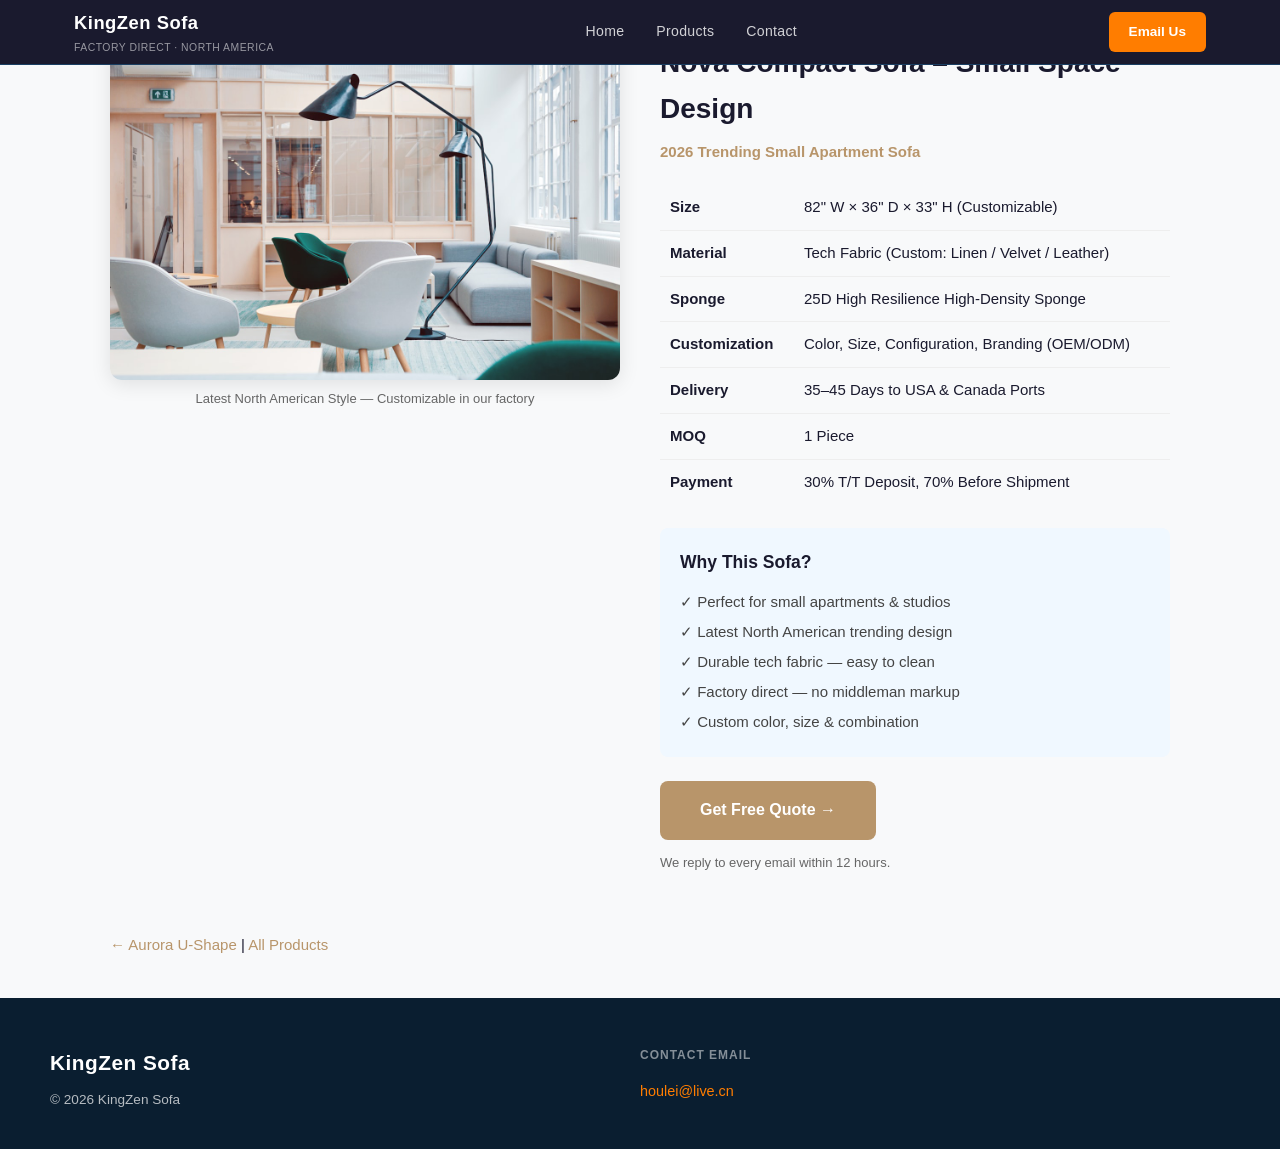
<file: nova-compact-sofa.html>
<!DOCTYPE html>
<html lang="en">
<head>
    <meta charset="UTF-8">
    <meta name="viewport" content="width=device-width, initial-scale=1.0">
    <title>Nova Compact Small Space Sofa | Custom Factory Direct | KingZen Sofa</title>
    <meta name="description" content="Nova compact sofa for small spaces. Latest 2026 North American design in tech fabric. Factory direct customizable. MOQ 1 piece. 35-45 days to USA & Canada.">
    <meta name="keywords" content="compact sofa, small space sofa, apartment sofa, wholesale compact sofa, factory direct small sofa">
    <link rel="canonical" href="https://kingzen.pages.dev/nova-compact-sofa.html">
    <link rel="stylesheet" href="styles.css">
    <script type="application/ld+json">
    {
      "@context": "https://schema.org",
      "@type": "Product",
      "name": "Nova Compact Sofa - Small Space Design",
      "description": "Latest 2026 compact sofa for small apartments. Tech fabric. Factory direct. MOQ 1 piece.",
      "image": "https://kingzen.pages.dev/images/hero-3-luxury-sofa.jpg",
      "brand": {"@type": "Brand", "name": "KingZen Sofa"},
      "material": "Tech Fabric",
      "offers": {
        "@type": "Offer",
        "priceCurrency": "USD",
        "availability": "https://schema.org/InStock"
      },
      "manufacturer": {"@type": "Organization", "name": "KingZen Sofa"}
    }
    </script>
</head>
<body style="background:#f8f9fa;">
    <header class="header" style="background:#1a1a2e;">
        <div class="container header-inner">
            <div class="logo">
                <span class="logo-main">KingZen Sofa</span>
                <span class="logo-sub">Factory Direct · North America</span>
            </div>
            <nav class="nav">
                <a href="index.html">Home</a>
                <a href="index.html#products">Products</a>
                <a href="index.html#contact">Contact</a>
            </nav>
            <div class="header-ctas">
                <a href="mailto:houlei@live.cn?subject=Nova%20Compact%20Sofa%20Inquiry" class="btn-email-header">Email Us</a>
            </div>
        </div>
    </header>
    <main style="max-width:1100px;margin:40px auto;padding:0 20px;">
        <div style="display:grid;grid-template-columns:1fr 1fr;gap:40px;align-items:start;">
            <div>
                <img src="images/hero-3-luxury-sofa.jpg" alt="Nova compact small space sofa with tech fabric in modern apartment" style="width:100%;border-radius:12px;box-shadow:0 4px 20px rgba(0,0,0,0.1);">
                <p style="text-align:center;color:#666;font-size:13px;margin-top:8px;">Latest North American Style — Customizable in our factory</p>
            </div>
            <div>
                <h1 style="font-size:28px;color:#1a1a2e;margin-bottom:8px;">Nova Compact Sofa – Small Space Design</h1>
                <p style="color:#b8956a;font-weight:600;margin-bottom:20px;">2026 Trending Small Apartment Sofa</p>
                <table style="width:100%;border-collapse:collapse;margin-bottom:24px;">
                    <tr><td style="padding:10px;border-bottom:1px solid #eee;font-weight:600;">Size</td><td style="padding:10px;border-bottom:1px solid #eee;">82" W × 36" D × 33" H (Customizable)</td></tr>
                    <tr><td style="padding:10px;border-bottom:1px solid #eee;font-weight:600;">Material</td><td style="padding:10px;border-bottom:1px solid #eee;">Tech Fabric (Custom: Linen / Velvet / Leather)</td></tr>
                    <tr><td style="padding:10px;border-bottom:1px solid #eee;font-weight:600;">Sponge</td><td style="padding:10px;border-bottom:1px solid #eee;">25D High Resilience High-Density Sponge</td></tr>
                    <tr><td style="padding:10px;border-bottom:1px solid #eee;font-weight:600;">Customization</td><td style="padding:10px;border-bottom:1px solid #eee;">Color, Size, Configuration, Branding (OEM/ODM)</td></tr>
                    <tr><td style="padding:10px;border-bottom:1px solid #eee;font-weight:600;">Delivery</td><td style="padding:10px;border-bottom:1px solid #eee;">35–45 Days to USA & Canada Ports</td></tr>
                    <tr><td style="padding:10px;border-bottom:1px solid #eee;font-weight:600;">MOQ</td><td style="padding:10px;border-bottom:1px solid #eee;">1 Piece</td></tr>
                    <tr><td style="padding:10px;font-weight:600;">Payment</td><td style="padding:10px;">30% T/T Deposit, 70% Before Shipment</td></tr>
                </table>
                <div style="background:#f0f8ff;padding:20px;border-radius:8px;margin-bottom:24px;">
                    <h3 style="color:#1a1a2e;margin-bottom:10px;">Why This Sofa?</h3>
                    <ul style="color:#444;line-height:2;">
                        <li>✓ Perfect for small apartments & studios</li>
                        <li>✓ Latest North American trending design</li>
                        <li>✓ Durable tech fabric — easy to clean</li>
                        <li>✓ Factory direct — no middleman markup</li>
                        <li>✓ Custom color, size & combination</li>
                    </ul>
                </div>
                <a href="mailto:houlei@live.cn?subject=Nova%20Compact%20Sofa%20Inquiry&body=Hi%2C%20I%20am%20interested%20in%20the%20Nova%20Compact%20Sofa.%20Please%20send%20me%20pricing." 
                   style="display:inline-block;padding:16px 40px;background:#b8956a;color:#fff;text-decoration:none;border-radius:8px;font-size:16px;font-weight:600;">
                    Get Free Quote →
                </a>
                <p style="color:#666;font-size:13px;margin-top:12px;">We reply to every email within 12 hours.</p>
            </div>
        </div>
        <div style="margin-top:60px;">
            <a href="aurora-u-shape-sectional.html" style="color:#b8956a;">← Aurora U-Shape</a> | 
            <a href="index.html#products" style="color:#b8956a;">All Products</a>
        </div>
    </main>
    <footer class="footer">
        <div class="container footer-inner">
            <div class="footer-brand">
                <div class="footer-logo">KingZen Sofa</div>
                <p>&copy; 2026 KingZen Sofa</p>
            </div>
            <div class="footer-contact">
                <h4>Contact Email</h4>
                <a href="mailto:houlei@live.cn?subject=Sofa%20Inquiry">houlei@live.cn</a>
            </div>
        </div>
    </footer>
</body>
</html>
</file>
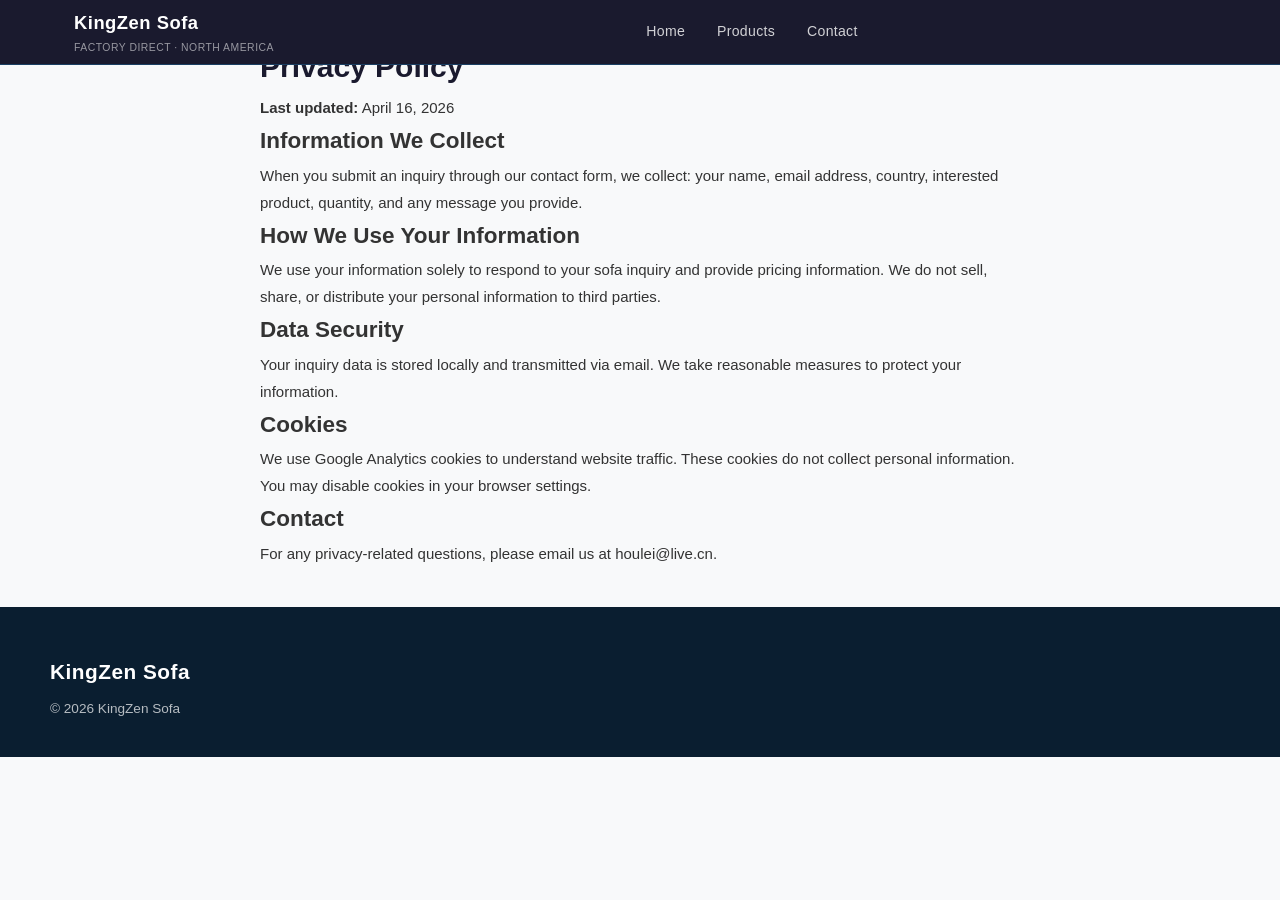
<file: privacy-policy.html>
<!DOCTYPE html>
<html lang="en">
<head>
    <meta charset="UTF-8">
    <meta name="viewport" content="width=device-width, initial-scale=1.0">
    <title>Privacy Policy | KingZen Sofa</title>
    <meta name="description" content="KingZen Sofa privacy policy. We protect your personal information and only use it to process your sofa inquiry.">
    <link rel="stylesheet" href="styles.css">
</head>
<body style="background:#f8f9fa;">
    <header class="header" style="background:#1a1a2e;">
        <div class="container header-inner">
            <div class="logo">
                <span class="logo-main">KingZen Sofa</span>
                <span class="logo-sub">Factory Direct · North America</span>
            </div>
            <nav class="nav">
                <a href="index.html">Home</a>
                <a href="index.html#products">Products</a>
                <a href="index.html#contact">Contact</a>
            </nav>
        </div>
    </header>
    <main style="max-width:800px;margin:40px auto;padding:0 20px;color:#333;line-height:1.8;">
        <h1 style="color:#1a1a2e;">Privacy Policy</h1>
        <p><strong>Last updated:</strong> April 16, 2026</p>
        
        <h2>Information We Collect</h2>
        <p>When you submit an inquiry through our contact form, we collect: your name, email address, country, interested product, quantity, and any message you provide.</p>
        
        <h2>How We Use Your Information</h2>
        <p>We use your information solely to respond to your sofa inquiry and provide pricing information. We do not sell, share, or distribute your personal information to third parties.</p>
        
        <h2>Data Security</h2>
        <p>Your inquiry data is stored locally and transmitted via email. We take reasonable measures to protect your information.</p>
        
        <h2>Cookies</h2>
        <p>We use Google Analytics cookies to understand website traffic. These cookies do not collect personal information. You may disable cookies in your browser settings.</p>
        
        <h2>Contact</h2>
        <p>For any privacy-related questions, please email us at <a href="mailto:houlei@live.cn">houlei@live.cn</a>.</p>
    </main>
    <footer class="footer">
        <div class="container footer-inner">
            <div class="footer-brand">
                <div class="footer-logo">KingZen Sofa</div>
                <p>&copy; 2026 KingZen Sofa</p>
            </div>
        </div>
    </footer>
</body>
</html>
</file>
<file: styles.css>
/* ===== ROOT VARIABLES ===== */
:root {
    --primary: #0F2B46;
    --primary-dark: #091d30;
    --primary-light: #1a3f63;
    --gray-dark: #1a1a2e;
    --gray-mid: #444444;
    --gray-light: #777777;
    --accent: #FF7D00;
    --accent-hover: #e06d00;
    --bg-white: #ffffff;
    --bg-light: #f7f8fa;
    --bg-dark: #0a1e30;
    --border: #e2e6ec;
    --text-dark: #1a1a2e;
    --text-mid: #444444;
    --text-light: #777777;
    --shadow-sm: 0 2px 8px rgba(15,43,70,0.06);
    --shadow-md: 0 4px 20px rgba(15,43,70,0.10);
    --shadow-lg: 0 8px 40px rgba(15,43,70,0.14);
    --radius: 6px;
    --radius-md: 10px;
    --transition: all 0.25s ease;
    --font-main: 'Inter', 'Barlow', -apple-system, BlinkMacSystemFont, sans-serif;
}

/* ===== RESET ===== */
*, *::before, *::after { box-sizing: border-box; margin: 0; padding: 0; }
html { scroll-behavior: smooth; }
body {
    font-family: var(--font-main);
    color: var(--text-dark);
    background: var(--bg-white);
    line-height: 1.65;
    font-size: 15px;
    -webkit-font-smoothing: antialiased;
    -moz-osx-font-smoothing: grayscale;
}
img { max-width: 100%; height: auto; display: block; }
a { text-decoration: none; color: inherit; }
ul { list-style: none; }

/* ===== CONTAINER ===== */
.container {
    max-width: 1180px;
    margin: 0 auto;
    padding: 0 24px;
}

/* ===== BUTTONS ===== */
.btn-primary {
    display: inline-block;
    background: var(--accent);
    color: #fff;
    font-weight: 600;
    font-size: 0.9rem;
    padding: 12px 28px;
    border-radius: var(--radius);
    transition: var(--transition);
    letter-spacing: 0.3px;
    border: none;
    cursor: pointer;
    font-family: var(--font-main);
}
.btn-primary:hover { background: var(--accent-hover); transform: translateY(-1px); box-shadow: var(--shadow-md); }

.btn-email-header {
    background: var(--accent);
    color: #fff;
    font-weight: 600;
    font-size: 0.85rem;
    padding: 9px 20px;
    border-radius: var(--radius);
    transition: var(--transition);
    white-space: nowrap;
}
.btn-email-header:hover { background: var(--accent-hover); }

.btn-hero {
    display: inline-block;
    background: var(--accent);
    color: #fff;
    font-weight: 700;
    font-size: 1rem;
    padding: 15px 36px;
    border-radius: var(--radius);
    transition: var(--transition);
    margin-top: 12px;
    border: none;
    cursor: pointer;
    font-family: var(--font-main);
}
.btn-hero:hover { background: var(--accent-hover); transform: translateY(-2px); box-shadow: 0 6px 24px rgba(255,125,0,0.35); color: #fff; text-decoration: none; }

.btn-quote-sm {
    background: var(--accent);
    color: #fff;
    font-size: 0.85rem;
    font-weight: 600;
    padding: 10px 20px;
    border-radius: var(--radius);
    transition: var(--transition);
    white-space: nowrap;
    display: inline-block;
}
.btn-quote-sm:hover { background: var(--accent-hover); }

.btn-submit {
    width: 100%;
    background: var(--accent);
    color: #fff;
    font-weight: 700;
    font-size: 1rem;
    padding: 14px;
    border: none;
    border-radius: var(--radius);
    cursor: pointer;
    transition: var(--transition);
    letter-spacing: 0.3px;
    font-family: var(--font-main);
}
.btn-submit:hover { background: var(--accent-hover); transform: translateY(-1px); }

/* ===== HEADER ===== */
.header {
    position: fixed;
    top: 0;
    left: 0;
    right: 0;
    z-index: 1000;
    background: var(--primary);
    border-bottom: 1px solid var(--primary-light);
    transition: var(--transition);
}
.header.scrolled {
    background: rgba(15,43,70,0.97);
    box-shadow: var(--shadow-md);
    backdrop-filter: blur(10px);
}
.header-inner {
    display: flex;
    align-items: center;
    gap: 24px;
    height: 64px;
}
.logo { flex-shrink: 0; cursor: pointer; }
.logo-main {
    display: block;
    font-size: 1.15rem;
    font-weight: 700;
    color: #fff;
    letter-spacing: 0.5px;
}
.logo-sub {
    display: block;
    font-size: 0.65rem;
    color: rgba(255,255,255,0.55);
    letter-spacing: 0.5px;
    text-transform: uppercase;
}
.nav {
    display: flex;
    gap: 4px;
    flex: 1;
    justify-content: center;
}
.nav a {
    color: rgba(255,255,255,0.8);
    font-size: 0.88rem;
    font-weight: 500;
    padding: 6px 14px;
    border-radius: var(--radius);
    transition: var(--transition);
    letter-spacing: 0.3px;
}
.nav a:hover { color: #fff; background: rgba(255,255,255,0.1); }
.header-ctas { display: flex; gap: 8px; flex-shrink: 0; }
.mobile-menu-btn {
    display: none;
    background: none;
    border: none;
    color: #fff;
    font-size: 1.4rem;
    cursor: pointer;
    margin-left: auto;
}
.mobile-nav {
    display: none;
    flex-direction: column;
    background: var(--primary-dark);
    padding: 8px 24px 16px;
}
.mobile-nav a {
    color: rgba(255,255,255,0.85);
    padding: 12px 0;
    border-bottom: 1px solid rgba(255,255,255,0.08);
    font-size: 0.95rem;
}

/* ===== HERO CAROUSEL ===== */
.hero-carousel {
    position: relative;
    width: 100%;
    height: 85vh;
    min-height: 500px;
    max-height: 800px;
    overflow: hidden;
    margin-top: 64px;
}
.carousel-track {
    width: 100%;
    height: 100%;
    position: relative;
}
.carousel-slide {
    position: absolute;
    inset: 0;
    background-size: cover;
    background-position: center;
    opacity: 0;
    transition: opacity 0.8s ease;
}
.carousel-slide.active { opacity: 1; }
.hero-overlay {
    position: absolute;
    inset: 0;
    background: linear-gradient(135deg, rgba(15,43,70,0.75) 0%, rgba(15,43,70,0.4) 50%, rgba(15,43,70,0.2) 100%);
}
.hero-content {
    position: absolute;
    bottom: 15%;
    left: 50%;
    transform: translateX(-50%);
    text-align: center;
    max-width: 700px;
    padding: 0 24px;
    z-index: 2;
}
.hero-content h1 {
    font-size: clamp(1.8rem, 4vw, 3rem);
    font-weight: 700;
    color: #fff;
    line-height: 1.2;
    margin-bottom: 14px;
    letter-spacing: -0.3px;
    text-shadow: 0 2px 12px rgba(0,0,0,0.3);
}
.hero-content p {
    font-size: 1.05rem;
    color: rgba(255,255,255,0.9);
    margin-bottom: 8px;
    font-weight: 400;
    text-shadow: 0 1px 6px rgba(0,0,0,0.2);
}
.carousel-dots {
    position: absolute;
    bottom: 30px;
    left: 50%;
    transform: translateX(-50%);
    display: flex;
    gap: 10px;
    z-index: 3;
}
.dot {
    width: 12px;
    height: 12px;
    border-radius: 50%;
    background: rgba(255,255,255,0.4);
    cursor: pointer;
    transition: var(--transition);
}
.dot.active { background: #fff; transform: scale(1.2); }
.carousel-arrows {
    position: absolute;
    top: 50%;
    left: 0;
    right: 0;
    transform: translateY(-50%);
    display: flex;
    justify-content: space-between;
    padding: 0 20px;
    z-index: 3;
    pointer-events: none;
}
.arrow {
    pointer-events: all;
    width: 44px;
    height: 44px;
    display: flex;
    align-items: center;
    justify-content: center;
    background: rgba(255,255,255,0.2);
    color: #fff;
    font-size: 1.4rem;
    border-radius: 50%;
    cursor: pointer;
    transition: var(--transition);
    backdrop-filter: blur(4px);
    border: 1px solid rgba(255,255,255,0.3);
}
.arrow:hover { background: rgba(255,255,255,0.35); }

/* ===== FEATURES BAR ===== */
.features-bar {
    background: var(--bg-white);
    padding: 24px 0;
    border-bottom: 1px solid var(--border);
}
.features-grid {
    display: flex;
    flex-wrap: wrap;
    gap: 16px;
    justify-content: center;
}
.feature-item {
    display: flex;
    align-items: center;
    gap: 8px;
    font-size: 0.82rem;
    font-weight: 600;
    color: var(--text-mid);
}
.feature-icon {
    color: var(--accent);
    font-size: 0.9rem;
}

/* ===== SECTION HEADER ===== */
.section-header {
    text-align: center;
    margin-bottom: 48px;
}
.section-header h2 {
    font-size: clamp(1.5rem, 3vw, 2.1rem);
    font-weight: 700;
    color: var(--primary);
    margin-bottom: 12px;
}
.section-header p {
    font-size: 0.95rem;
    color: var(--text-light);
    max-width: 580px;
    margin: 0 auto;
    line-height: 1.65;
}
.section-header.light h2 { color: #fff; }
.section-header.light p { color: rgba(255,255,255,0.7); }

/* ===== PRODUCTS ===== */
.products {
    padding: 80px 0;
    background: var(--bg-light);
}
.products-grid {
    display: grid;
    grid-template-columns: repeat(3, 1fr);
    gap: 28px;
}
.product-card {
    background: #fff;
    border: 1px solid var(--border);
    border-radius: var(--radius-md);
    overflow: hidden;
    transition: var(--transition);
    display: flex;
    flex-direction: column;
}
.product-card:hover {
    box-shadow: var(--shadow-lg);
    transform: translateY(-4px);
    border-color: var(--primary-light);
}
.product-image {
    position: relative;
    overflow: hidden;
    aspect-ratio: 3/2;
    background: #f0f2f5;
}
.product-image img {
    width: 100%;
    height: 100%;
    object-fit: cover;
    transition: transform 0.4s ease;
}
.product-card:hover .product-image img { transform: scale(1.03); }
.tag-wholesale, .tag-hot {
    position: absolute;
    top: 12px;
    left: 12px;
    font-size: 0.72rem;
    font-weight: 700;
    padding: 4px 12px;
    border-radius: 3px;
    text-transform: uppercase;
    letter-spacing: 0.5px;
}
.tag-wholesale { background: var(--primary); color: #fff; }
.tag-hot { background: var(--accent); color: #fff; }
.product-info {
    padding: 22px;
    flex: 1;
    display: flex;
    flex-direction: column;
    gap: 12px;
}
.product-info h3 {
    font-size: 1.02rem;
    font-weight: 700;
    color: var(--primary);
    line-height: 1.35;
}
.product-caption {
    font-size: 0.78rem;
    color: var(--gray-light);
    font-style: italic;
}
.product-specs {
    display: flex;
    flex-wrap: wrap;
    gap: 6px;
}
.product-specs span {
    background: var(--bg-light);
    color: var(--text-mid);
    font-size: 0.72rem;
    padding: 4px 10px;
    border-radius: 3px;
    border: 1px solid var(--border);
}
.product-selling-points {
    padding: 0;
    margin: 0;
}
.product-selling-points li {
    font-size: 0.82rem;
    color: var(--text-mid);
    padding: 3px 0 3px 18px;
    position: relative;
    line-height: 1.55;
}
.product-selling-points li::before {
    content: '\2713';
    position: absolute;
    left: 0;
    color: var(--accent);
    font-weight: 700;
    font-size: 0.85rem;
}
.product-price-row {
    display: flex;
    justify-content: flex-end;
    align-items: center;
    margin-top: auto;
    padding-top: 14px;
    border-top: 1px solid var(--border);
}

/* ===== GALLERY ===== */
.gallery-section {
    padding: 80px 0;
    background: var(--bg-white);
}
.gallery-grid {
    display: grid;
    grid-template-columns: repeat(4, 1fr);
    gap: 16px;
}
.gallery-item {
    border-radius: var(--radius-md);
    overflow: hidden;
    border: 1px solid var(--border);
    transition: var(--transition);
}
.gallery-item:hover {
    box-shadow: var(--shadow-md);
    transform: translateY(-3px);
}
.gallery-item img {
    width: 100%;
    aspect-ratio: 3/2;
    object-fit: cover;
}
.gallery-item span {
    display: block;
    padding: 8px 12px;
    font-size: 0.72rem;
    color: var(--gray-light);
    font-style: italic;
    background: var(--bg-light);
}

/* ===== INLINE FORM ===== */
.inline-form-section {
    padding: 80px 0;
    background: var(--bg-light);
}
.inquiry-form {
    max-width: 680px;
    margin: 0 auto;
    background: #fff;
    padding: 36px;
    border-radius: var(--radius-md);
    border: 1px solid var(--border);
    display: flex;
    flex-direction: column;
    gap: 16px;
}
.form-row {
    display: grid;
    grid-template-columns: 1fr 1fr;
    gap: 16px;
}

/* ===== WHY US ===== */
.why-us {
    padding: 80px 0;
    background: var(--primary);
}
.why-grid {
    display: grid;
    grid-template-columns: repeat(3, 1fr);
    gap: 24px;
}
.why-card {
    background: rgba(255,255,255,0.06);
    border: 1px solid rgba(255,255,255,0.12);
    border-radius: var(--radius-md);
    padding: 28px 24px;
    transition: var(--transition);
}
.why-card:hover {
    background: rgba(255,255,255,0.1);
    border-color: var(--accent);
    transform: translateY(-3px);
}
.why-icon {
    font-size: 1.6rem;
    margin-bottom: 14px;
}
.why-card h3 {
    font-size: 1rem;
    font-weight: 700;
    color: #fff;
    margin-bottom: 10px;
    line-height: 1.35;
}
.why-card p {
    font-size: 0.88rem;
    color: rgba(255,255,255,0.7);
    line-height: 1.65;
}

/* ===== CONTACT ===== */
.contact {
    padding: 80px 0;
    background: var(--bg-white);
}
.contact-inner {
    display: grid;
    grid-template-columns: 1fr 1.4fr;
    gap: 48px;
    align-items: start;
}
.contact-info h3 {
    font-size: 1.2rem;
    font-weight: 700;
    color: var(--primary);
    margin-bottom: 24px;
}
.contact-item {
    display: flex;
    gap: 14px;
    align-items: flex-start;
    padding: 14px 0;
    border-bottom: 1px solid var(--border);
}
.contact-item:last-of-type { border-bottom: none; }
.contact-icon { font-size: 1.3rem; flex-shrink: 0; margin-top: 2px; }
.contact-item strong {
    display: block;
    font-size: 0.78rem;
    text-transform: uppercase;
    letter-spacing: 0.5px;
    color: var(--text-light);
    margin-bottom: 3px;
}
.contact-item a, .contact-item span {
    font-size: 0.95rem;
    color: var(--primary);
    font-weight: 500;
}
.contact-item a:hover { color: var(--accent); }
.quote-box {
    margin-top: 24px;
    background: var(--primary);
    color: #fff;
    border-radius: var(--radius-md);
    padding: 20px;
}
.quote-box h4 {
    font-size: 0.88rem;
    font-weight: 700;
    margin-bottom: 12px;
    color: #ffaa44;
}
.quote-box ul { padding-left: 4px; }
.quote-box li {
    font-size: 0.85rem;
    color: rgba(255,255,255,0.8);
    padding: 5px 0;
}
.quote-box li::before { content: '\2192 '; color: var(--accent); }
.contact-form-wrap {
    background: var(--bg-light);
    border: 1px solid var(--border);
    border-radius: var(--radius-md);
    padding: 32px;
}
.contact-form-wrap h3 {
    font-size: 1.2rem;
    font-weight: 700;
    color: var(--primary);
    margin-bottom: 24px;
}
.contact-form { display: flex; flex-direction: column; gap: 16px; }
.form-group { display: flex; flex-direction: column; gap: 6px; }
.form-group label {
    font-size: 0.8rem;
    font-weight: 600;
    text-transform: uppercase;
    letter-spacing: 0.5px;
    color: var(--text-mid);
}
.form-group input, .form-group textarea, .form-group select {
    padding: 11px 14px;
    border: 1px solid var(--border);
    border-radius: var(--radius);
    font-size: 0.92rem;
    font-family: var(--font-main);
    color: var(--text-dark);
    background: var(--bg-white);
    transition: var(--transition);
    outline: none;
    width: 100%;
}
.form-group input:focus, .form-group textarea:focus, .form-group select:focus {
    border-color: var(--primary);
    box-shadow: 0 0 0 3px rgba(15,43,70,0.08);
}
.form-group textarea { resize: vertical; min-height: 100px; }

/* ===== FOOTER ===== */
.footer {
    background: var(--bg-dark);
    color: rgba(255,255,255,0.7);
}
.footer-inner {
    display: grid;
    grid-template-columns: 2fr 1fr 1fr;
    gap: 40px;
    padding: 48px 0 36px;
}
.footer-logo {
    font-size: 1.3rem;
    font-weight: 800;
    color: #fff;
    margin-bottom: 8px;
    letter-spacing: 0.5px;
}
.footer-brand p {
    font-size: 0.85rem;
    line-height: 1.8;
}
.footer-links, .footer-contact { display: flex; flex-direction: column; gap: 8px; }
.footer-links h4, .footer-contact h4 {
    font-size: 0.75rem;
    font-weight: 700;
    text-transform: uppercase;
    letter-spacing: 1px;
    color: rgba(255,255,255,0.5);
    margin-bottom: 6px;
}
.footer-links span {
    font-size: 0.85rem;
    color: rgba(255,255,255,0.65);
}
.footer-contact a {
    font-size: 0.9rem;
    color: var(--accent);
    transition: var(--transition);
}
.footer-contact a:hover { color: #ffaa44; }
.footer-caption {
    font-size: 0.78rem !important;
    color: rgba(255,255,255,0.45) !important;
    margin-top: 4px;
    font-style: italic;
}

/* ===== FLOATING WIDGET ===== */
.float-widget {
    position: fixed;
    bottom: 0;
    right: 24px;
    z-index: 999;
    background: var(--primary);
    border-radius: var(--radius-md) var(--radius-md) 0 0;
    padding: 14px 20px;
    display: flex;
    flex-direction: column;
    align-items: flex-end;
    gap: 8px;
    box-shadow: 0 -4px 20px rgba(15,43,70,0.3);
    max-width: 280px;
}
.float-widget-label {
    font-size: 0.72rem;
    color: rgba(255,255,255,0.7);
    text-align: right;
    line-height: 1.4;
}
.float-widget-btn {
    display: inline-block;
    background: var(--accent);
    color: #fff;
    font-weight: 700;
    font-size: 0.85rem;
    padding: 9px 20px;
    border-radius: var(--radius);
    transition: var(--transition);
    white-space: nowrap;
}
.float-widget-btn:hover { background: var(--accent-hover); color: #fff; text-decoration: none; }

/* ===== MODAL ===== */
.modal {
    display: none;
    position: fixed;
    inset: 0;
    background: rgba(0,0,0,0.6);
    z-index: 2000;
    align-items: center;
    justify-content: center;
    padding: 24px;
}
.modal[style*="block"] { display: flex !important; }
.modal-content {
    background: #fff;
    border-radius: var(--radius-md);
    padding: 36px;
    max-width: 500px;
    width: 100%;
    position: relative;
    max-height: 90vh;
    overflow-y: auto;
}
.modal-admin { max-width: 360px; }
.modal-content h2 {
    font-size: 1.3rem;
    font-weight: 700;
    color: var(--primary);
    margin-bottom: 20px;
}
.close {
    position: absolute;
    top: 16px;
    right: 20px;
    font-size: 1.4rem;
    cursor: pointer;
    color: var(--text-light);
    line-height: 1;
}
.close:hover { color: var(--text-dark); }

/* ===== ADMIN PANEL ===== */
.admin-panel {
    position: fixed;
    bottom: 20px;
    right: 20px;
    background: var(--primary);
    color: #fff;
    border-radius: var(--radius-md);
    padding: 20px;
    max-width: 360px;
    width: 100%;
    z-index: 1500;
    box-shadow: var(--shadow-lg);
    max-height: 400px;
    overflow-y: auto;
}
.admin-header {
    display: flex;
    justify-content: space-between;
    align-items: center;
    margin-bottom: 16px;
}
.admin-header h3 { font-size: 0.95rem; font-weight: 700; }
.btn-logout {
    background: rgba(255,255,255,0.15);
    color: #fff;
    border: none;
    padding: 5px 12px;
    border-radius: var(--radius);
    cursor: pointer;
    font-size: 0.8rem;
}

/* ===== RESPONSIVE ===== */
@media (max-width: 1024px) {
    .gallery-grid { grid-template-columns: repeat(2, 1fr); }
    .why-grid { grid-template-columns: repeat(2, 1fr); }
}

@media (max-width: 768px) {
    .nav { display: none; }
    .header-ctas { display: none; }
    .mobile-menu-btn { display: block; }
    .mobile-nav { display: none; }
    .mobile-nav.open { display: flex; }

    .hero-carousel { height: 65vh; min-height: 400px; margin-top: 64px; }
    .hero-content { bottom: 18%; }
    .hero-content h1 { font-size: 1.6rem; }
    .hero-content p { font-size: 0.9rem; }
    .features-grid { gap: 10px; }
    .feature-item { font-size: 0.75rem; }

    .products-grid { grid-template-columns: 1fr; max-width: 440px; margin: 0 auto; }
    .gallery-grid { grid-template-columns: repeat(2, 1fr); gap: 12px; }
    .form-row { grid-template-columns: 1fr; }

    .contact-inner { grid-template-columns: 1fr; gap: 32px; }

    .footer-inner { grid-template-columns: 1fr; gap: 28px; }

    .why-grid { grid-template-columns: 1fr; }

    .float-widget { right: 16px; max-width: 220px; padding: 10px 14px; }
}

@media (max-width: 480px) {
    .gallery-grid { grid-template-columns: 1fr; }
    .hero-carousel { height: 55vh; min-height: 350px; }
    .carousel-arrows { padding: 0 10px; }
    .arrow { width: 36px; height: 36px; font-size: 1.1rem; }
    .inquiry-form { padding: 20px; }
    .contact-form-wrap { padding: 20px; }
}
</file>
